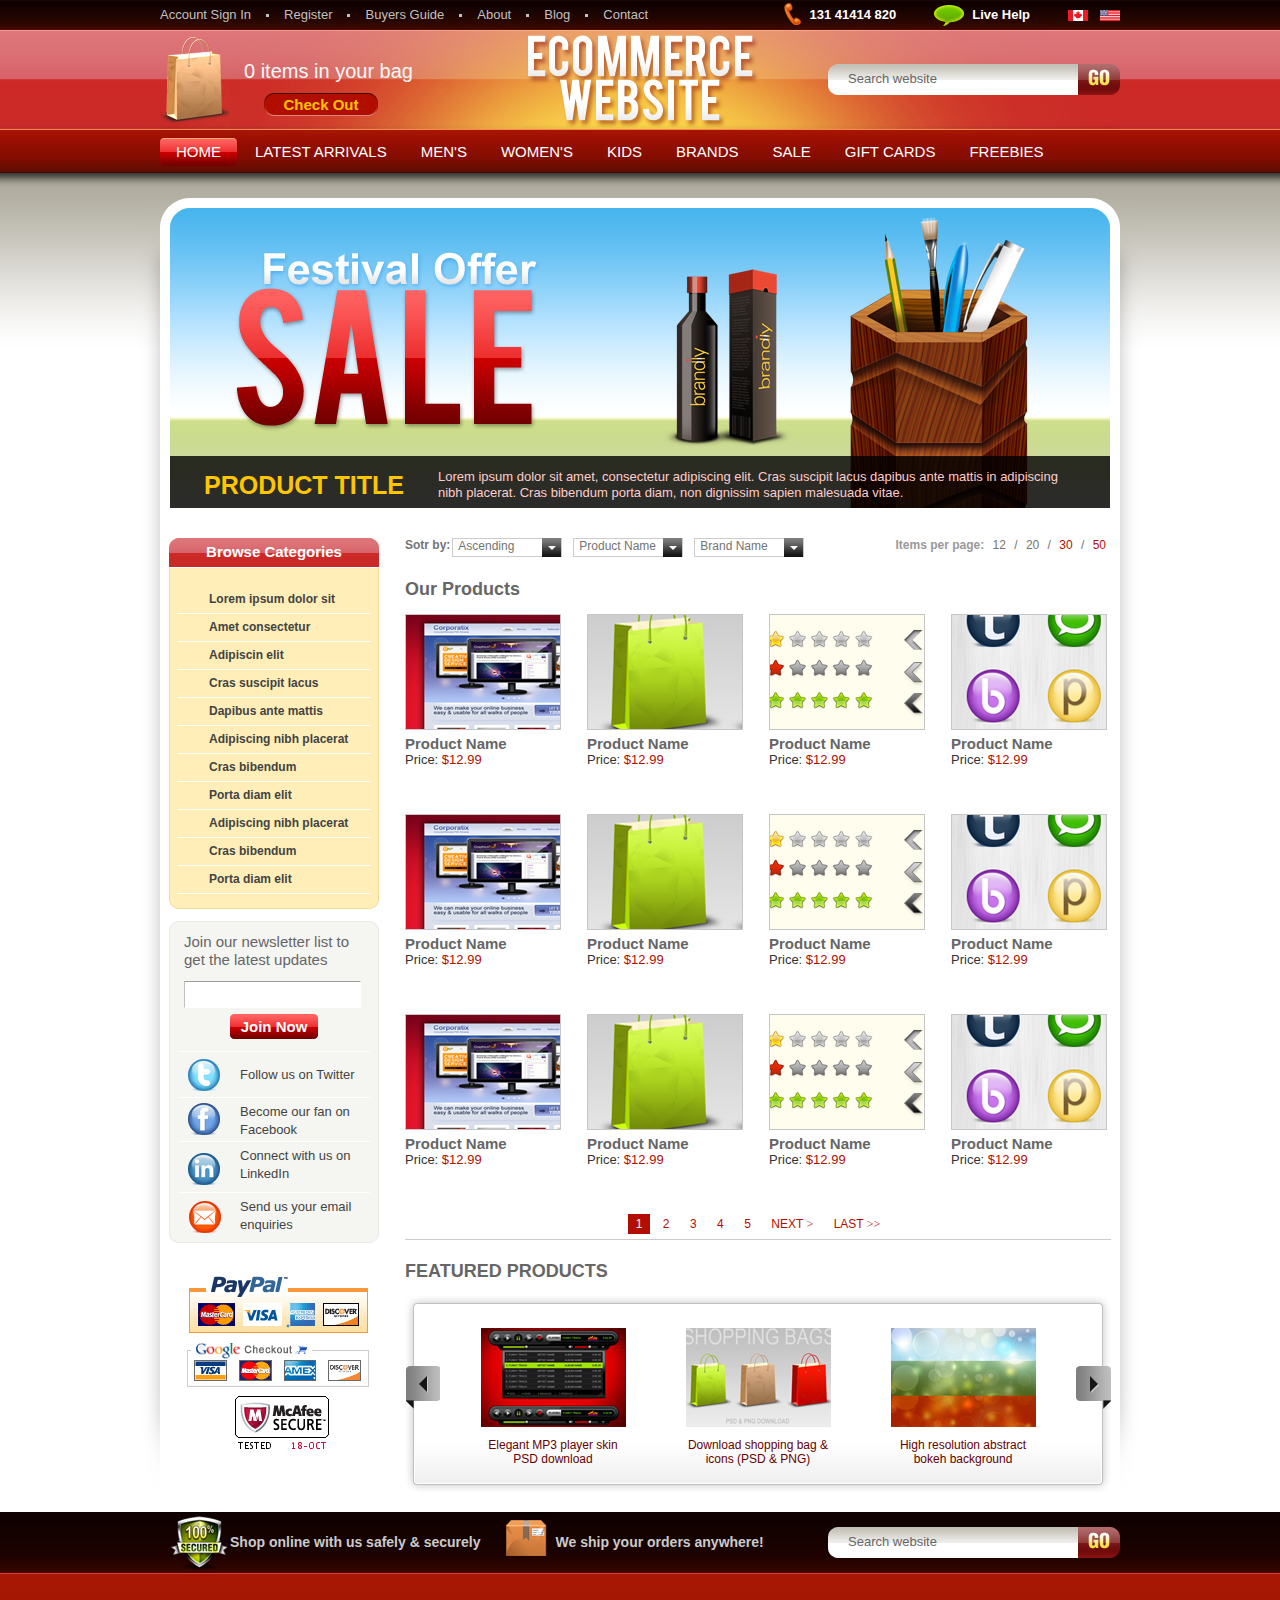
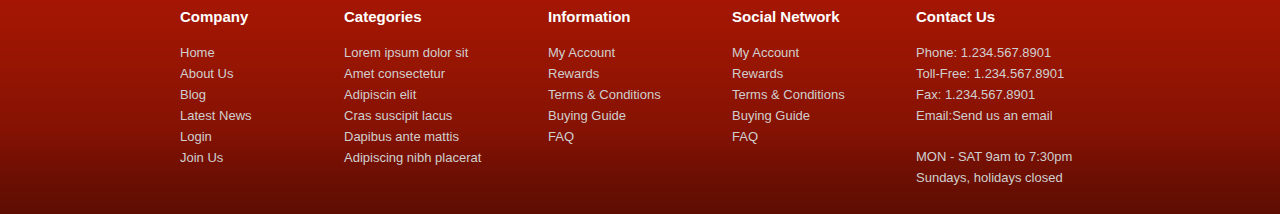
<file: ECOMMERCE/index.html>
<!DOCTYPE HTML>
<html>
<head>
<meta http-equiv="Content-Type" content="text/html; charset=utf-8">
<title>我的网站首页</title>
    <link rel="shortcut icon" href="images/Logo1.png">
<link href="style/css.css" rel="stylesheet" />
<script type="text/javascript" src="js/main.js"></script>
</head>

<body>

<div id="top">
	<ul class="top_menu">
    	<li><a href="#">Account Sign In</a></li>
    	<li><a href="#">Register</a></li>
    	<li><a href="#">Buyers Guide</a></li>
    	<li><a href="#">About</a></li>
    	<li><a href="#">Blog</a></li>
    	<li class="no_dot"><a href="#">Contact</a></li>
    </ul>
    <ul class="top_bar">
    	<li class="phone">131 41414 820</li>
        <li class="help"><a href="#">Live Help</a></li>
        <li class="space sbie6_img"><a href="#"><img src="images/top_img1.gif" alt="1" title="加拿大" /></a></li>
        <li class="sbie6_img"><a href="#"><img src="images/top_img2.gif" alt="2" title="美国" /></a></li>
    </ul>
</div>

<div id="header">
	<div id="shopping">
    	<p>0 items in your bag</p>
        <a href="#">Check Out</a>
    </div>
	<h1 title="Ecommerce WebSite"><a href="#"><img src="images/logo.png" alt="logo" /></a></h1>
    <div class="search">
    	<form action="">
        	<input id="text1" class="text" type="text" value="Search website" />
            <input class="btn" type="submit" value="" />
        </form>
    </div>
</div>

<ul id="nav">
	<li class="active"><a href="#"><strong><span>HOME</span></strong></a></li>
	<li><a href="#"><strong><span>LATEST ARRIVALS</span></strong></a></li>
	<li><a href="#"><strong><span>MEN'S</span></strong></a></li>
	<li><a href="#"><strong><span>WOMEN'S</span></strong></a></li>
	<li><a href="#"><strong><span>KIDS</span></strong></a></li>
	<li><a href="#"><strong><span>BRANDS</span></strong></a></li>
	<li><a href="#"><strong><span>SALE</span></strong></a></li>
	<li><a href="#"><strong><span>GIFT CARDS</span></strong></a></li>
	<li><a href="#"><strong><span>FREEBIES</span></strong></a></li>
</ul>

<div id="content">
	<div id="content_top">
    	<div id="content_bottom">

            <div id="ad">
            	<a href="javascript:;" class="prev"></a>
            	<a href="javascript:;" class="next"></a>
                <span class="prev_bg"></span>
                <span class="next_bg"></span>
            	<ul>
                	<li style="filter:alpha(opacity=100); opacity:1;"><a href="#a1"><img src="images/banner/1.png" alt="" /></a></li>
                	<li><a href="#a2"><img src="images/banner/2.png" alt="" /></a></li>
                	<li><a href="#a3"><img src="images/banner/3.png" alt="" /></a></li>
                </ul>
                <h2>PRODUCT TITLE</h2>
                <p>Lorem ipsum dolor sit amet, consectetur adipiscing elit. Cras suscipit lacus dapibus ante mattis in adipiscing nibh placerat. Cras bibendum porta diam, non dignissim sapien malesuada vitae.</p>
                <div class="bg"></div>
            </div>
            
            <div id="main" class="clear">
            	<div id="side">
                	<div class="module_menu">
                    	<h2><strong><span>Browse Categories</span></strong></h2>
                        <div class="list">
                        	<ul>
                            	<li><a href="#">Lorem ipsum dolor sit</a></li>
                            	<li><a href="#">Amet consectetur</a></li>
                            	<li><a href="#">Adipiscin elit</a></li>
                            	<li><a href="#">Cras suscipit lacus</a></li>
                            	<li><a href="#">Dapibus ante mattis</a></li>
                            	<li><a href="#">Adipiscing nibh placerat</a></li>
                            	<li><a href="#">Cras bibendum</a></li>
                            	<li><a href="#">Porta diam elit</a></li>
                            	<li><a href="#">Adipiscing nibh placerat</a></li>
                            	<li><a href="#">Cras bibendum</a></li>
                            	<li><a href="#">Porta diam elit</a></li>                       
                            </ul>
                        </div>
                    </div>
                    
                    <div class="module_join">
                    	<div class="module_join_t">
                        	<div class="module_join_b">
                            	
                                <div class="Join_form">
                                    <p>Join our newsletter list to get the latest updates</p>
                                    <form action="#">
                                        <input type="text" class="text" />
                                        <input type="submit" value="Join Now" class="btn" />
                                    </form>
                                </div>
                                <ul class="join_list">
                                	<li class="space1">Follow us on Twitter</li>
                                    <li class="space2">Become our fan on Facebook</li>
									<li class="space3">Connect with us on LinkedIn</li>
									<li class="space3">Send us your email enquiries</li>
                                </ul>
                                
                            </div>
                        </div>
                    </div>
                    
                    <div id="payment">
                    	<img src="images/payment.gif" alt="" />
                    </div>
                    
                </div>
                
                <div id="wrap">
                	<div id="sel1" class="sort">
                    	<dl>
                        	<dt>Sotr by:</dt>
                            <dd>
                            	<h2>Ascending</h2>
                                <a href="javascript:;"></a>
                                <ul>
                                	<li>menu1</li>
                                	<li>menu2</li>
                                	<li>menu3</li>
                                </ul>
                            </dd>
                            <dd>
                            	<h2>Product Name</h2>
                                <a href="javascript:;"></a>
                                <ul>
                                	<li>menu1</li>
                                	<li>menu2</li>
                                	<li>menu3</li>
                                </ul>
                            </dd>
                            <dd>
                            	<h2>Brand Name</h2>
                                <a href="javascript:;"></a>
                                <ul>
                                	<li>menu1</li>
                                	<li>menu2</li>
                                	<li>menu3</li>
                                </ul>
                            </dd>
                        </dl>
                        <p>
                        	<strong>Items per page:</strong>
                            <span>12</span> / <span>20</span> / <span class="color_style">30</span> / <span class="color_style">50</span>
                        </p>
                    </div>
                    
                    <div class="pic_list">
                    	<h2>Our Products</h2>
                        <ul class="clear">
                        	<li>
                            	<a href="#"><img src="images/pic_list/1.jpg" alt="" /></a>
                                <h3>Product Name</h3>
                                <p>Price: <span>$12.99</span></p>
                            </li>
                        	<li>
                            	<a href="#"><img src="images/pic_list/2.jpg" alt="" /></a>
                                <h3>Product Name</h3>
                                <p>Price: <span>$12.99</span></p>
                            </li>
                        	<li>
                            	<a href="#"><img src="images/pic_list/3.jpg" alt="" /></a>
                                <h3>Product Name</h3>
                                <p>Price: <span>$12.99</span></p>
                            </li>
                        	<li>
                            	<a href="#"><img src="images/pic_list/4.jpg" alt="" /></a>
                                <h3>Product Name</h3>
                                <p>Price: <span>$12.99</span></p>
                            </li>
                        	<li>
                            	<a href="#"><img src="images/pic_list/1.jpg" alt="" /></a>
                                <h3>Product Name</h3>
                                <p>Price: <span>$12.99</span></p>
                            </li>
                        	<li>
                            	<a href="#"><img src="images/pic_list/2.jpg" alt="" /></a>
                                <h3>Product Name</h3>
                                <p>Price: <span>$12.99</span></p>
                            </li>
                        	<li>
                            	<a href="#"><img src="images/pic_list/3.jpg" alt="" /></a>
                                <h3>Product Name</h3>
                                <p>Price: <span>$12.99</span></p>
                            </li>
                        	<li>
                            	<a href="#"><img src="images/pic_list/4.jpg" alt="" /></a>
                                <h3>Product Name</h3>
                                <p>Price: <span>$12.99</span></p>
                            </li>
                        	<li>
                            	<a href="#"><img src="images/pic_list/1.jpg" alt="" /></a>
                                <h3>Product Name</h3>
                                <p>Price: <span>$12.99</span></p>
                            </li>
                        	<li>
                            	<a href="#"><img src="images/pic_list/2.jpg" alt="" /></a>
                                <h3>Product Name</h3>
                                <p>Price: <span>$12.99</span></p>
                            </li>
                        	<li>
                            	<a href="#"><img src="images/pic_list/3.jpg" alt="" /></a>
                                <h3>Product Name</h3>
                                <p>Price: <span>$12.99</span></p>
                            </li>
                        	<li>
                            	<a href="#"><img src="images/pic_list/4.jpg" alt="" /></a>
                                <h3>Product Name</h3>
                                <p>Price: <span>$12.99</span></p>
                            </li>
                        </ul>
                    </div>
                    <div class="page">
                        <a class="active" href="#">1</a>
                        <a href="#">2</a>
                        <a href="#">3</a>
                        <a href="#">4</a>
                        <a href="#">5</a>
                        <a href="#">NEXT <span>></span></a>
                        <a href="#">LAST <span>>></span></a>
                    </div>
                    
                    <div id="scroll_list">
                    	<h2>FEATURED PRODUCTS</h2>
                        <div class="scroll_wrap">
                        	<div class="scroll_wrap_l">
                            	<div id="run1" class="scroll_wrap_r">
                                	<a class="prev" href="javascript:;"></a>
                                	<a class="next" href="javascript:;"></a>
                                    <div class="list_wrap">
                                    	<ul>
                                        	<li>
                                            	<a href="#"><img src="images/scroll_pic/1.jpg" alt="" /></a>
                                                <p>Elegant MP3 player skin PSD download</p>
                                            </li>
                                        	<li>
                                            	<a href="#"><img src="images/scroll_pic/2.jpg" alt="" /></a>
                                                <p>Download shopping bag & icons (PSD & PNG)</p>
                                            </li>
                                        	<li>
                                            	<a href="#"><img src="images/scroll_pic/3.jpg" alt="" /></a>
                                                <p>High resolution abstract bokeh background</p>
                                            </li>
                                        </ul>
                                    </div>
                                </div>
                            </div>
                        </div>
                    </div>
                </div>
            </div>
            
        </div>
    </div>
</div>

<div id="footer">
    <div id="footer_info">
        <p class="ico1">Shop online with us safely & securely</p>
        <p class="ico2">We ship your orders anywhere!</p>
        <div class="search">
            <form action="#">
                <input id="text2" class="text" type="text" value="Search website" />
                <input class="btn" type="submit" value="" />
            </form>
        </div>
    </div>
    <div id="footer_link">
    	<dl>
        	<dt>Company</dt>
            <dd><a href="#">Home</a></dd>
            <dd><a href="#">About Us</a></dd>
            <dd><a href="#">Blog</a></dd>
            <dd><a href="#">Latest News</a></dd>
            <dd><a href="#">Login</a></dd>
            <dd><a href="#">Join Us</a></dd>
        </dl>
    	<dl class="pos">
        	<dt>Categories</dt>
            <dd><a href="#">Lorem ipsum dolor sit</a></dd>
            <dd><a href="#">Amet consectetur</a></dd>
            <dd><a href="#">Adipiscin elit</a></dd>
            <dd><a href="#">Cras suscipit lacus</a></dd>
            <dd><a href="#">Dapibus ante mattis</a></dd>
            <dd><a href="#">Adipiscing nibh placerat</a></dd>
        </dl>
    	<dl>
        	<dt>Information</dt>
            <dd><a href="#">My Account</a></dd>
            <dd><a href="#">Rewards</a></dd>
            <dd><a href="#">Terms & Conditions</a></dd>
            <dd><a href="#">Buying Guide</a></dd>
            <dd><a href="#">FAQ</a></dd>
        </dl>
    	<dl>
        	<dt>Social Network</dt>
            <dd><a href="#">My Account</a></dd>
            <dd><a href="#">Rewards</a></dd>
            <dd><a href="#">Terms & Conditions</a></dd>
            <dd><a href="#">Buying Guide</a></dd>
            <dd><a href="#">FAQ</a></dd>
        </dl>
    	<dl>
        	<dt>Contact Us</dt>
            <dd><a href="#">Phone: 1.234.567.8901</a></dd>
            <dd><a href="#">Toll-Free: 1.234.567.8901</a></dd>
            <dd><a href="#">Fax: 1.234.567.8901</a></dd>
            <dd><a href="#">Email:<span>Send us an email</span></a></dd>
            <dd class="space"><a href="#">MON - SAT 9am to 7:30pm</a></dd>
            <dd><a href="#">Sundays, holidays closed</a></dd>
        </dl>
    </div>
</div>

<!--[if IE 6]>
<script src="js/DD_belatedPNG_0.0.8a.js"></script>
<script>
    DD_belatedPNG.fix('*');
</script>
<![endif]-->
</body>
</html>
</file>
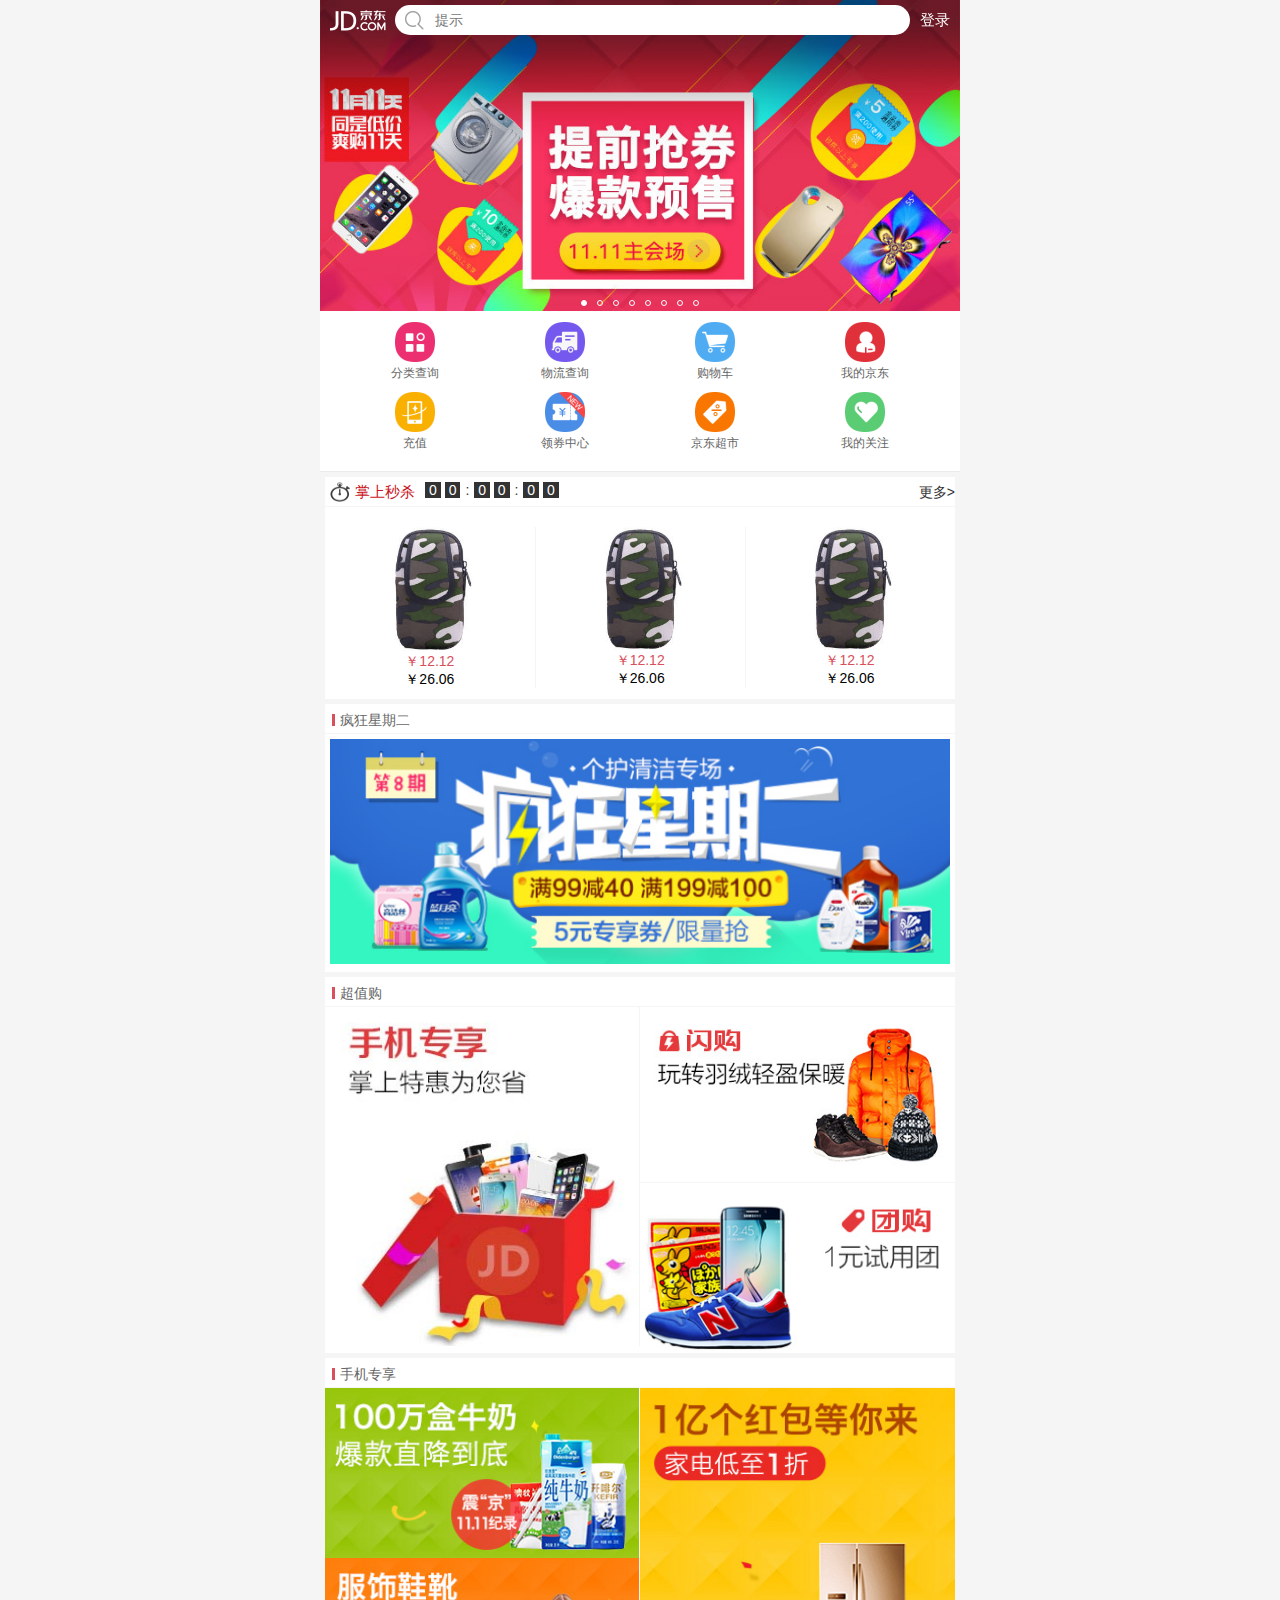
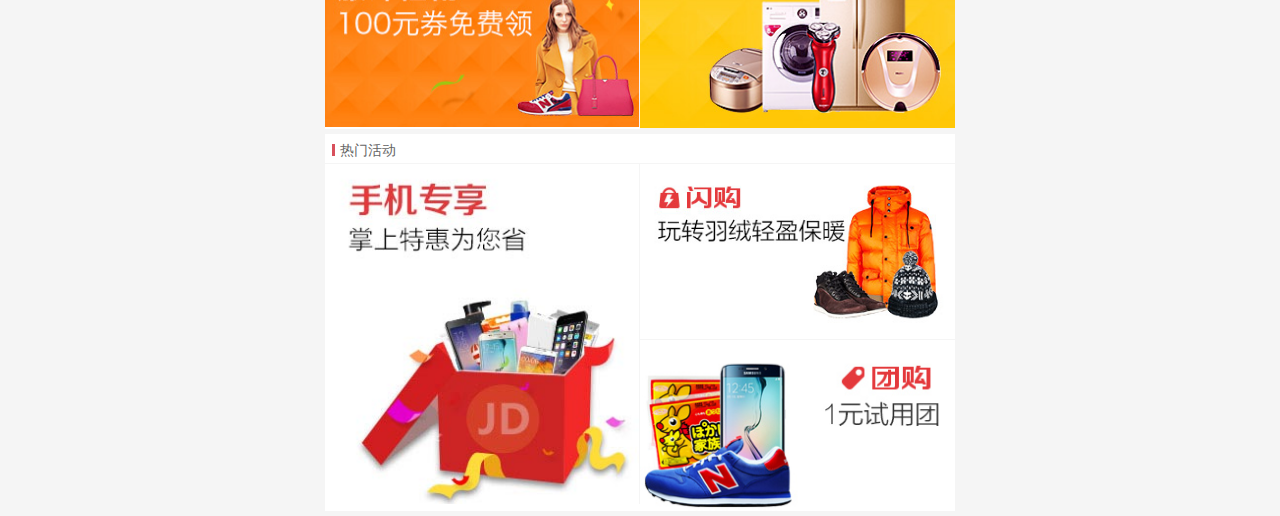
<file: JDM/index.html>
<!DOCTYPE html>
<html lang="en">
<head>
    <meta charset="UTF-8">
    <meta name="viewport" content="width=device-width, user-scalable=no, initial-scale=1.0"/>
    <title>JD京东商城--网购上京东，多快好省</title>
    <link rel="shortcut icon" href="../imgogo.png">
    <link rel="stylesheet" href="css/base.css"/>
    <link rel="stylesheet" href="css/main.css"/>
</head>
<body>
<div class="jd-layout">
    <!-- 头部区域 -->
    <header class="jd-header">
        <div class="jd-header-box">
            <a href="#" class="icon-logo"></a>
            <form action="#">
                <span class="icon-search" ></span>
                <!-- 定义能调出搜索按钮的方式 -->
                <input type="search" placeholder="提示"/>
            </form>
            <a href="#" class="login">登录</a>
        </div>
    </header>
    <!-- /头部区域 -->
    <!-- 轮播图区域 -->
    <div id="jd-banner" class="jd-banner">
        <ul class="jd-imgs" id="jd-imgs">
            <li><img src="images/l1.jpg" alt=""></li>
            <li><img src="images/l2.jpg" alt=""></li>
            <li><img src="images/l3.jpg" alt=""></li>
            <li><img src="images/l4.jpg" alt=""></li>
            <li><img src="images/l5.jpg" alt=""></li>
            <li><img src="images/l6.jpg" alt=""></li>
            <li><img src="images/l7.jpg" alt=""></li>
            <li><img src="images/l8.jpg" alt=""></li>
        </ul>
        <ul class="jd-btns" id="jd-btns">
            <li class="active"></li>
            <li></li>
            <li></li>
            <li></li>
            <li></li>
            <li></li>
            <li></li>
            <li></li>
        </ul>
    </div>
    <!-- /轮播图区域 -->
    <!-- 导航区域 -->
    <nav class="jd-nav">
        <ul>
            <li>
                <a href="catalogue.html">
                    <img src="images/nav0.png" alt="">
                    <p>分类查询</p>
                </a>
            </li>
            <li>
                <a href="#">
                    <img src="images/nav1.png" alt="">
                    <p>物流查询</p>
                </a>
            </li>
            <li>
                <a href="shopping.html">
                    <img src="images/nav2.png" alt="">
                    <p>购物车</p>
                </a>
            </li>
            <li>
                <a href="#">
                    <img src="images/nav3.png" alt="">
                    <p>我的京东</p>
                </a>
            </li>
            <li>
                <a href="#">
                    <img src="images/nav4.png" alt="">
                    <p>充值</p>
                </a>
            </li>
            <li>
                <a href="#">
                    <img src="images/nav5.png" alt="">
                    <p>领券中心</p>
                </a>
            </li>
            <li>
                <a href="#">
                    <img src="images/nav6.png" alt="">
                    <p>京东超市</p>
                </a>
            </li>
            <li>
                <a href="#">
                    <img src="images/nav7.png" alt="">
                    <p>我的关注</p>
                </a>
            </li>
        </ul>
    </nav>
    <!-- /导航区域 -->

    <!-- 商品列表区域 -->
    <main class="jd-product">
        <section class="product-box">
            <div class="product-nav">
                <img src="images/seckill-icon.png">
                <h4>掌上秒杀</h4>
                <div class="product-timer">
                    <span>0</span>
                    <span>0</span>
                    <span>:</span>
                    <span>0</span>
                    <span>0</span>
                    <span>:</span>
                    <span>0</span>
                    <span>0</span>
                </div>
                <a href="#">更多></a>
            </div>
            <div class="product-content">
                <ul>
                    <li>
                        <img src="images/seckill_1.jpg" alt="">
                        <p class="price">￥12.12</p>
                        <p>￥26.06</p>
                    </li>
                    <li>
                        <img src="images/seckill_1.jpg" alt="">
                        <p class="price">￥12.12</p>
                        <p>￥26.06</p>
                    </li>
                    <li>
                        <img src="images/seckill_1.jpg" alt="">
                        <p class="price">￥12.12</p>
                        <p>￥26.06</p>
                    </li>
                </ul>
            </div>
        </section>
        <section class="product-box">
            <div class="product-nav">
                <h3>疯狂星期二</h3>
            </div>
            <div class="product-content">
                <div class="ban-img">
                    <img src="images/banner_1.png">
                </div>
            </div>
        </section>
        <section class="product-box">
            <div class="product-nav">
                <h3>超值购</h3>
            </div>
            <div class="product-content">
                <div class="product-left">
                    <img src="images/cp1.jpg" alt="">
                </div>
                <div class="product-right">
                    <img src="images/cp2.jpg" alt="">
                    <img src="images/cp3.jpg" alt="">
                </div>
            </div>
        </section>
        <section class="product-box">
            <div class="product-nav">
                <h3>手机专享</h3>
            </div>
            <div class="product-content">
                <div class="product-left">
                    <img src="images/cp5.jpg" alt="">
                    <img src="images/cp6.jpg" alt="">
                </div>
                <div class="product-right">
                    <img src="images/cp4.jpg" alt="">
                </div>
            </div>
        </section>
        <section class="product-box">
            <div class="product-nav">
                <h3>热门活动</h3>
            </div>
            <div class="product-content">
                <div class="product-left">
                    <img src="images/cp1.jpg" alt="">
                </div>
                <div class="product-right">
                    <img src="images/cp2.jpg" alt="">
                    <img src="images/cp3.jpg" alt="">
                </div>
            </div>
        </section>
    </main>
    <!-- /商品列表区域 -->
</div>
<script src="js/move.js"></script>
<script src="js/main.js"></script>
</body>
</html>
</file>
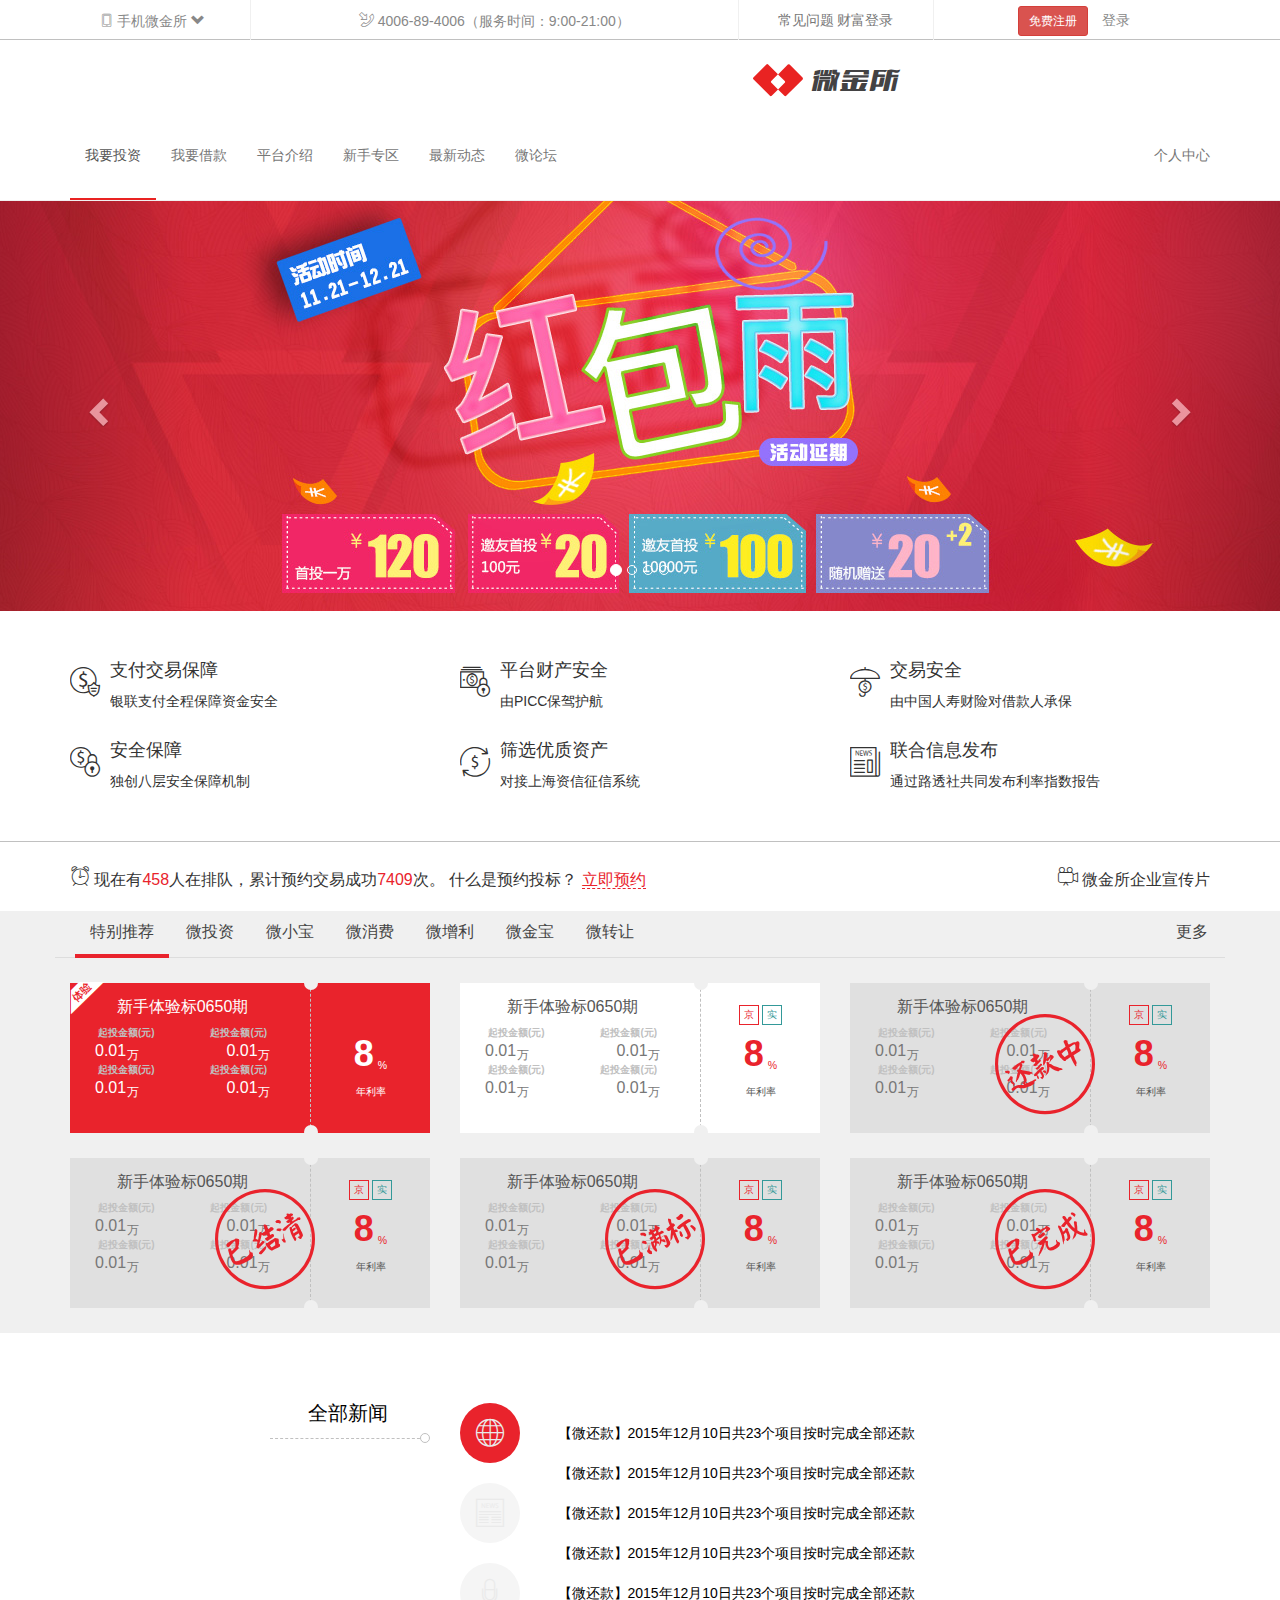
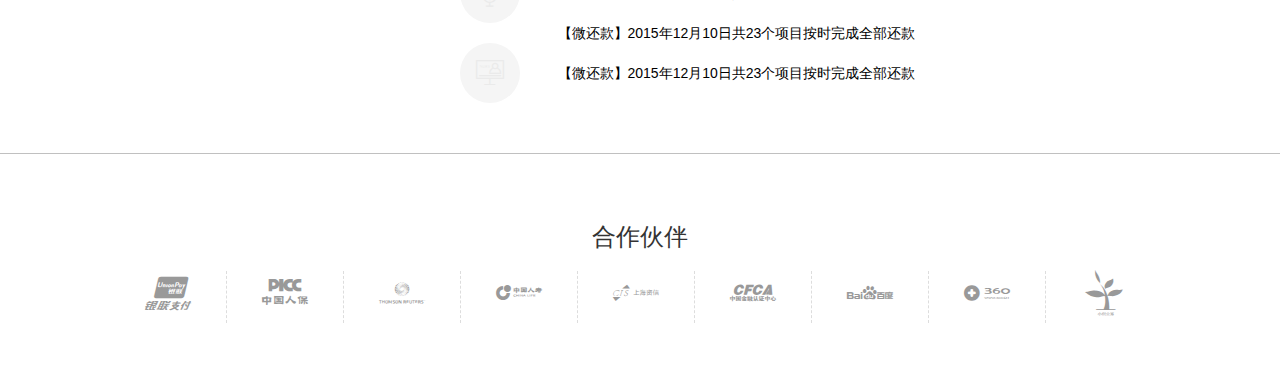
<file: weijinsuo/index.html>
<!DOCTYPE html>
<html lang="en">
<head>
    <meta charset="UTF-8">
    <meta name="viewport" content="width=device-width, user-scalable=no, initial-scale=1.0, maximum-scale=1.0, minimum-scale=1.0"/>
    <link rel="shortcut icon" href="../imgogo.png">
    <link rel="stylesheet" href="lib/bootstrap/css/bootstrap.css"/>
    <link rel="stylesheet" href="css/main.css"/>
    <title>微金所--领先的互联网金融平台</title>
</head>
<body>
<!--头部区域-->
<header id="header">
    <!--<div class="topbar hidden-sm hidden-xs">    两种方式都可以-->
    <div class="topbar visible-lg visible-md">
        <div class="container">
            <div class="row">
                <div class="col-md-2 text-center">
                    <a href="#" class="mobile">
                        <i class="icon-mobilephone"></i>
                        <span>手机微金所</span>
                        <i class="glyphicon glyphicon-chevron-down"></i>
                        <img src="images/c_06.jpg" alt="扫一扫">
                    </a>
                </div>
                <div class="col-md-5 text-center">
                    <i class="icon-telephone"></i>
                    <span>4006-89-4006（服务时间：9:00-21:00）</span>
                </div>
                <div class="col-md-2 text-center">
                    <a href="#" class="text-muted">常见问题</a>
                    <a href="#" class="text-muted">财富登录</a>
                </div>
                <div class="col-md-3 text-center">
                    <a href="#" class="btn btn-danger btn-sm">免费注册</a>
                    <a href="#" class="text-muted btn-link btn-sm den" data-toggle="modal" data-target="#login-main">登录</a>
                </div>
            </div>
        </div>
    </div>
    <nav class="navbar navbar-itcast navbar-static-top" data-spy="affix" data-offset-top="60" data-offset-bottom="200">
        <div class="container">
            <div class="navbar-header">
                <button type="button" class="navbar-toggle collapsed" data-toggle="collapse" data-target="#nav-list" aria-expanded="false">
                    <span class="sr-only">切换菜单</span>
                    <span class="icon-bar"></span>
                    <span class="icon-bar"></span>
                    <span class="icon-bar"></span>
                </button>
                <a class="navbar-brand" href="#">
                    <i class="icon-icon"></i>
                    <i class="icon-logo"></i>
                </a>
            </div>
            <div class="collapse navbar-collapse" id="nav-list">
                <ul class="nav navbar-nav">
                    <li class="active"><a href="#">我要投资</a></li>
                    <li><a href="#">我要借款</a></li>
                    <li><a href="#">平台介绍</a></li>
                    <li><a href="#">新手专区</a></li>
                    <li><a href="#">最新动态</a></li>
                    <li><a href="#">微论坛</a></li>
                </ul>
                <ul class="nav navbar-nav navbar-right hidden-sm">
                    <li><a href="#">个人中心</a></li>
                </ul>
            </div>
        </div>
    </nav>
</header>
<!--/头部区域-->

<!--广告区域-->
<section id="md-main" class="carousel slide" data-ride="carousel">
        <!-- 下面的小点点，活动指示器（Indicators） -->
        <ol class="carousel-indicators">
            <li data-target="#md-main" data-slide-to="0" class="active"></li>
            <li data-target="#md-main" data-slide-to="1"></li>
            <li data-target="#md-main" data-slide-to="2"></li>
            <li data-target="#md-main" data-slide-to="3"></li>
        </ol>

        <!-- （轮播图）Wrapper for slides -->
        <div class="carousel-inner" role="listbox">
            <div class="item active" data-image-lg="images/slide_01_2000x410.jpg" data-image-xs="images/slide_01_640x340.jpg" style="background-image: url('images/slide_01_2000x410.jpg')"></div>
            <div class="item" data-image-lg="images/slide_02_2000x410.jpg" data-image-xs="images/slide_02_640x340.jpg" style="background-image: url('images/slide_02_2000x410.jpg')"></div>
            <div class="item" data-image-lg="images/slide_03_2000x410.jpg" data-image-xs="images/slide_03_640x340.jpg" style="background-image: url('images/slide_03_2000x410.jpg')"></div>
            <div class="item" data-image-lg="images/slide_04_2000x410.jpg" data-image-xs="images/slide_04_640x340.jpg" style="background-image: url('images/slide_04_2000x410.jpg')"></div>
        </div>

        <!-- （控制，左右按钮）Controls -->
        <a class="left carousel-control" href="#md-main" role="button" data-slide="prev">
            <span class="glyphicon glyphicon-chevron-left" aria-hidden="true"></span>
            <span class="sr-only">Previous</span>
        </a>
        <a class="right carousel-control" href="#md-main" role="button" data-slide="next">
            <span class="glyphicon glyphicon-chevron-right" aria-hidden="true"></span>
            <span class="sr-only">Next</span>
        </a>
</section>
<!--/广告区域-->

<!--特色介绍-->
<section id="test" class="hidden-xs">
    <div class="container">
        <div class="row">
            <div class="col-sm-6 col-md-4">
                <a href="#">
                    <div class="media">
                        <div class="media-left">
                            <i class="icon-uniE907"></i>
                        </div>
                        <div class="media-body">
                            <h4 class="media">支付交易保障</h4>
                            <p>银联支付全程保障资金安全</p>
                        </div>
                    </div>
                </a>
            </div>
            <div class="col-sm-6 col-md-4">
                <a href="#">
                    <div class="media">
                        <div class="media-left">
                            <i class="icon-uniE903"></i>
                        </div>
                        <div class="media-body">
                            <h4 class="media">平台财产安全</h4>
                            <p>由PICC保驾护航</p>
                        </div>
                    </div>
                </a>
            </div>
            <div class="col-sm-6 col-md-4">
                <a href="#">
                    <div class="media">
                        <div class="media-left">
                            <i class="icon-uniE901"></i>
                        </div>
                        <div class="media-body">
                            <h4 class="media">交易安全</h4>
                            <p>由中国人寿财险对借款人承保</p>
                        </div>
                    </div>
                </a>
            </div>
            <div class="col-sm-6 col-md-4">
                <a href="#">
                    <div class="media">
                        <div class="media-left">
                            <i class="icon-uniE900"></i>
                        </div>
                        <div class="media-body">
                            <h4 class="media">安全保障</h4>
                            <p>独创八层安全保障机制</p>
                        </div>
                    </div>
                </a>
            </div>
            <div class="col-sm-6 col-md-4">
                <a href="#">
                    <div class="media">
                        <div class="media-left">
                            <i class="icon-uniE904"></i>
                        </div>
                        <div class="media-body">
                            <h4 class="media">筛选优质资产</h4>
                            <p>对接上海资信征信系统</p>
                        </div>
                    </div>
                </a>
            </div>
            <div class="col-sm-6 col-md-4">
                <a href="#">
                    <div class="media">
                        <div class="media-left">
                            <i class="icon-uniE902"></i>
                        </div>
                        <div class="media-body">
                            <h4 class="media">联合信息发布</h4>
                            <p>通过路透社共同发布利率指数报告</p>
                        </div>
                    </div>
                </a>
            </div>
        </div>
    </div>
</section>
<!--/特色介绍-->

<!--立即预约-->
<section id="make">
    <div class="container">
        <p class="pull-left">
            <i class="icon-uniE906"></i>
            现在有<span>458</span>人在排队，累计预约交易成功<span>7409</span>次。 什么是预约投标？ <a href="#">立即预约</a>
        </p>
        <p class="pull-right visible-lg visible-md">
            <i class="icon-uniE905"></i>
            微金所企业宣传片
        </p>
    </div>
</section>
<!--/立即预约-->

<!--产品推荐-->
<section id="product-min">
    <div class="container">
        <div class="row">
        <!-- Nav tabs -->
            <div class="ul-main">
                <ul class="nav nav-tabs" role="tablist">
                    <li role="presentation" class="active"><a href="#home" aria-controls="home" role="tab" data-toggle="tab">特别推荐</a></li>
                    <li role="presentation"><a href="#profile" aria-controls="profile" role="tab" data-toggle="tab">微投资</a></li>
                    <li role="presentation"><a href="#messages" aria-controls="messages" role="tab" data-toggle="tab">微小宝</a></li>
                    <li role="presentation"><a href="#settings" aria-controls="settings" role="tab" data-toggle="tab">微消费</a></li>
                    <li role="presentation"><a href="#settings" aria-controls="settings" role="tab" data-toggle="tab">微增利</a></li>
                    <li role="presentation"><a href="#settings" aria-controls="settings" role="tab" data-toggle="tab">微金宝</a></li>
                    <li role="presentation"><a href="#settings" aria-controls="settings" role="tab" data-toggle="tab">微转让</a></li>
                    <li class="pull-right hidden-sm hidden-xs"><a href="#">更多</a></li>
                </ul>
            </div>
        <!-- Tab panes -->
            <div class="tab-content tabpanel-main">
                <div role="tabpanel" class="tab-pane fade in active" id="home">
                <div class="col-lg-4 col-md-6 col-sm-12">
                    <div class="panel-product active">
                        <div class="panel-heading">
                            <p>
                                <strong>8</strong>
                                <sub>%</sub><br>
                                <span>年利率</span>
                            </p>
                        </div>
                        <div class="panel-body">
                            <h5>新手体验标0650期</h5>
                            <div class="row">
                                <div class="col-xs-6">
                                    <dt>起投金额(元)</dt>
                                    <dd>
                                        0.01
                                        <sub>万</sub>
                                    </dd>
                                </div>
                                <div class="col-xs-6">
                                    <dt>起投金额(元)</dt>
                                    <dd>
                                        0.01
                                        <sub>万</sub>
                                    </dd>
                                </div>
                                <div class="col-xs-6">
                                    <dt>起投金额(元)</dt>
                                    <dd>
                                        0.01
                                        <sub>万</sub>
                                    </dd>
                                </div>
                                <div class="col-xs-6">
                                    <dt>起投金额(元)</dt>
                                    <dd>
                                        0.01
                                        <sub>万</sub>
                                    </dd>
                                </div>
                            </div>
                        </div>
                    </div>
                </div>
                <div class="col-lg-4 col-md-6 col-sm-12">
                    <div class="panel-product">
                        <div class="panel-heading">
                            <p class="tool-main">
                                <a class="tooltip-one" href="#" data-toggle="tooltip" data-placement="top" title="北京市">京</a>
                                <a class="tooltip-two" href="#" data-toggle="tooltip" data-placement="top" title="实名认证">实</a>
                            </p>
                            <p>
                                <strong>8</strong>
                                <sub>%</sub><br>
                                <span>年利率</span>
                            </p>
                        </div>
                        <div class="panel-body">
                            <h5>新手体验标0650期</h5>
                            <div class="row">
                                <div class="col-xs-6">
                                    <dt>起投金额(元)</dt>
                                    <dd>
                                        0.01
                                        <sub>万</sub>
                                    </dd>
                                </div>
                                <div class="col-xs-6">
                                    <dt>起投金额(元)</dt>
                                    <dd>
                                        0.01
                                        <sub>万</sub>
                                    </dd>
                                </div>
                                <div class="col-xs-6">
                                    <dt>起投金额(元)</dt>
                                    <dd>
                                        0.01
                                        <sub>万</sub>
                                    </dd>
                                </div>
                                <div class="col-xs-6">
                                    <dt>起投金额(元)</dt>
                                    <dd>
                                        0.01
                                        <sub>万</sub>
                                    </dd>
                                </div>
                            </div>
                        </div>
                    </div>
                </div>
                <div class="col-lg-4 col-md-6 col-sm-12">
                    <div class="panel-product state-1">
                        <div class="panel-heading">
                            <p class="tool-main">
                                <a class="tooltip-one" href="#" data-toggle="tooltip" data-placement="top" title="北京市">京</a>
                                <a class="tooltip-two" href="#" data-toggle="tooltip" data-placement="top" title="实名认证">实</a>
                            </p>
                            <p>
                                <strong>8</strong>
                                <sub>%</sub><br>
                                <span>年利率</span>
                            </p>
                        </div>
                        <div class="panel-body">
                            <h5>新手体验标0650期</h5>
                            <div class="row">
                                <div class="col-xs-6">
                                    <dt>起投金额(元)</dt>
                                    <dd>
                                        0.01
                                        <sub>万</sub>
                                    </dd>
                                </div>
                                <div class="col-xs-6">
                                    <dt>起投金额(元)</dt>
                                    <dd>
                                        0.01
                                        <sub>万</sub>
                                    </dd>
                                </div>
                                <div class="col-xs-6">
                                    <dt>起投金额(元)</dt>
                                    <dd>
                                        0.01
                                        <sub>万</sub>
                                    </dd>
                                </div>
                                <div class="col-xs-6">
                                    <dt>起投金额(元)</dt>
                                    <dd>
                                        0.01
                                        <sub>万</sub>
                                    </dd>
                                </div>
                            </div>
                        </div>
                    </div>
                </div>
                <div class="col-lg-4 col-md-6 col-sm-12">
                    <div class="panel-product state-2">
                        <div class="panel-heading">
                            <p class="tool-main">
                                <a class="tooltip-one" href="#" data-toggle="tooltip" data-placement="top" title="北京市">京</a>
                                <a class="tooltip-two" href="#" data-toggle="tooltip" data-placement="top" title="实名认证">实</a>
                            </p>
                            <p>
                                <strong>8</strong>
                                <sub>%</sub><br>
                                <span>年利率</span>
                            </p>
                        </div>
                        <div class="panel-body">
                            <h5>新手体验标0650期</h5>
                            <div class="row">
                                <div class="col-xs-6">
                                    <dt>起投金额(元)</dt>
                                    <dd>
                                        0.01
                                        <sub>万</sub>
                                    </dd>
                                </div>
                                <div class="col-xs-6">
                                    <dt>起投金额(元)</dt>
                                    <dd>
                                        0.01
                                        <sub>万</sub>
                                    </dd>
                                </div>
                                <div class="col-xs-6">
                                    <dt>起投金额(元)</dt>
                                    <dd>
                                        0.01
                                        <sub>万</sub>
                                    </dd>
                                </div>
                                <div class="col-xs-6">
                                    <dt>起投金额(元)</dt>
                                    <dd>
                                        0.01
                                        <sub>万</sub>
                                    </dd>
                                </div>
                            </div>
                        </div>
                    </div>
                </div>
                <div class="col-lg-4 col-md-6 col-sm-12">
                    <div class="panel-product state-3">
                        <div class="panel-heading">
                            <p class="tool-main">
                                <a class="tooltip-one" href="#" data-toggle="tooltip" data-placement="top" title="北京市">京</a>
                                <a class="tooltip-two" href="#" data-toggle="tooltip" data-placement="top" title="实名认证">实</a>
                            </p>
                            <p>
                                <strong>8</strong>
                                <sub>%</sub><br>
                                <span>年利率</span>
                            </p>
                        </div>
                        <div class="panel-body">
                            <h5>新手体验标0650期</h5>
                            <div class="row">
                                <div class="col-xs-6">
                                    <dt>起投金额(元)</dt>
                                    <dd>
                                        0.01
                                        <sub>万</sub>
                                    </dd>
                                </div>
                                <div class="col-xs-6">
                                    <dt>起投金额(元)</dt>
                                    <dd>
                                        0.01
                                        <sub>万</sub>
                                    </dd>
                                </div>
                                <div class="col-xs-6">
                                    <dt>起投金额(元)</dt>
                                    <dd>
                                        0.01
                                        <sub>万</sub>
                                    </dd>
                                </div>
                                <div class="col-xs-6">
                                    <dt>起投金额(元)</dt>
                                    <dd>
                                        0.01
                                        <sub>万</sub>
                                    </dd>
                                </div>
                            </div>
                        </div>
                    </div>
                </div>
                <div class="col-lg-4 col-md-6 col-sm-12">
                    <div class="panel-product state-4">
                        <div class="panel-heading">
                            <p class="tool-main">
                                <a class="tooltip-one" href="#" data-toggle="tooltip" data-placement="top" title="北京市">京</a>
                                <a class="tooltip-two" href="#" data-toggle="tooltip" data-placement="top" title="实名认证">实</a>
                            </p>
                            <p>
                                <strong>8</strong>
                                <sub>%</sub><br>
                                <span>年利率</span>
                            </p>
                        </div>
                        <div class="panel-body">
                            <h5>新手体验标0650期</h5>
                            <div class="row">
                                <div class="col-xs-6">
                                    <dt>起投金额(元)</dt>
                                    <dd>
                                        0.01
                                        <sub>万</sub>
                                    </dd>
                                </div>
                                <div class="col-xs-6">
                                    <dt>起投金额(元)</dt>
                                    <dd>
                                        0.01
                                        <sub>万</sub>
                                    </dd>
                                </div>
                                <div class="col-xs-6">
                                    <dt>起投金额(元)</dt>
                                    <dd>
                                        0.01
                                        <sub>万</sub>
                                    </dd>
                                </div>
                                <div class="col-xs-6">
                                    <dt>起投金额(元)</dt>
                                    <dd>
                                        0.01
                                        <sub>万</sub>
                                    </dd>
                                </div>
                            </div>
                        </div>
                    </div>
                </div>
            </div>
                <div role="tabpanel" class="tab-pane fade" id="profile">
                    <div class="col-lg-4 col-md-6 col-sm-12">
                        <div class="panel-product active">
                            <div class="panel-heading">
                                <p class="tool-main">
                                    <a class="tooltip-one" href="#" data-toggle="tooltip" data-placement="top" title="北京市">京</a>
                                    <a class="tooltip-two" href="#" data-toggle="tooltip" data-placement="top" title="实名认证">实</a>
                                </p>
                                <p>
                                    <strong>8</strong>
                                    <sub>%</sub><br>
                                    <span>年利率</span>
                                </p>
                            </div>
                            <div class="panel-body">
                                <h5>新手体验标0650期</h5>
                                <div class="row">
                                    <div class="col-xs-6">
                                        <dt>起投金额(元)</dt>
                                        <dd>
                                            0.01
                                            <sub>万</sub>
                                        </dd>
                                    </div>
                                    <div class="col-xs-6">
                                        <dt>起投金额(元)</dt>
                                        <dd>
                                            0.01
                                            <sub>万</sub>
                                        </dd>
                                    </div>
                                    <div class="col-xs-6">
                                        <dt>起投金额(元)</dt>
                                        <dd>
                                            0.01
                                            <sub>万</sub>
                                        </dd>
                                    </div>
                                    <div class="col-xs-6">
                                        <dt>起投金额(元)</dt>
                                        <dd>
                                            0.01
                                            <sub>万</sub>
                                        </dd>
                                    </div>
                                </div>
                            </div>
                        </div>
                    </div>
                    <div class="col-lg-4 col-md-6 col-sm-12">
                        <div class="panel-product active">
                            <div class="panel-heading">
                                <p class="tool-main">
                                    <a class="tooltip-one" href="#" data-toggle="tooltip" data-placement="top" title="北京市">京</a>
                                    <a class="tooltip-two" href="#" data-toggle="tooltip" data-placement="top" title="实名认证">实</a>
                                </p>
                                <p>
                                    <strong>8</strong>
                                    <sub>%</sub><br>
                                    <span>年利率</span>
                                </p>
                            </div>
                            <div class="panel-body">
                                <h5>新手体验标0650期</h5>
                                <div class="row">
                                    <div class="col-xs-6">
                                        <dt>起投金额(元)</dt>
                                        <dd>
                                            0.01
                                            <sub>万</sub>
                                        </dd>
                                    </div>
                                    <div class="col-xs-6">
                                        <dt>起投金额(元)</dt>
                                        <dd>
                                            0.01
                                            <sub>万</sub>
                                        </dd>
                                    </div>
                                    <div class="col-xs-6">
                                        <dt>起投金额(元)</dt>
                                        <dd>
                                            0.01
                                            <sub>万</sub>
                                        </dd>
                                    </div>
                                    <div class="col-xs-6">
                                        <dt>起投金额(元)</dt>
                                        <dd>
                                            0.01
                                            <sub>万</sub>
                                        </dd>
                                    </div>
                                </div>
                            </div>
                        </div>
                    </div>
                    <div class="col-lg-4 col-md-6 col-sm-12">
                        <div class="panel-product active">
                            <div class="panel-heading">
                                <p class="tool-main">
                                    <a class="tooltip-one" href="#" data-toggle="tooltip" data-placement="top" title="北京市">京</a>
                                    <a class="tooltip-two" href="#" data-toggle="tooltip" data-placement="top" title="实名认证">实</a>
                                </p>
                                <p>
                                    <strong>8</strong>
                                    <sub>%</sub><br>
                                    <span>年利率</span>
                                </p>
                            </div>
                            <div class="panel-body">
                                <h5>新手体验标0650期</h5>
                                <div class="row">
                                    <div class="col-xs-6">
                                        <dt>起投金额(元)</dt>
                                        <dd>
                                            0.01
                                            <sub>万</sub>
                                        </dd>
                                    </div>
                                    <div class="col-xs-6">
                                        <dt>起投金额(元)</dt>
                                        <dd>
                                            0.01
                                            <sub>万</sub>
                                        </dd>
                                    </div>
                                    <div class="col-xs-6">
                                        <dt>起投金额(元)</dt>
                                        <dd>
                                            0.01
                                            <sub>万</sub>
                                        </dd>
                                    </div>
                                    <div class="col-xs-6">
                                        <dt>起投金额(元)</dt>
                                        <dd>
                                            0.01
                                            <sub>万</sub>
                                        </dd>
                                    </div>
                                </div>
                            </div>
                        </div>
                    </div>
                    <div class="col-lg-4 col-md-6 col-sm-12">
                        <div class="panel-product active">
                            <div class="panel-heading">
                                <p class="tool-main">
                                    <a class="tooltip-one" href="#" data-toggle="tooltip" data-placement="top" title="北京市">京</a>
                                    <a class="tooltip-two" href="#" data-toggle="tooltip" data-placement="top" title="实名认证">实</a>
                                </p>
                                <p>
                                    <strong>8</strong>
                                    <sub>%</sub><br>
                                    <span>年利率</span>
                                </p>
                            </div>
                            <div class="panel-body">
                                <h5>新手体验标0650期</h5>
                                <div class="row">
                                    <div class="col-xs-6">
                                        <dt>起投金额(元)</dt>
                                        <dd>
                                            0.01
                                            <sub>万</sub>
                                        </dd>
                                    </div>
                                    <div class="col-xs-6">
                                        <dt>起投金额(元)</dt>
                                        <dd>
                                            0.01
                                            <sub>万</sub>
                                        </dd>
                                    </div>
                                    <div class="col-xs-6">
                                        <dt>起投金额(元)</dt>
                                        <dd>
                                            0.01
                                            <sub>万</sub>
                                        </dd>
                                    </div>
                                    <div class="col-xs-6">
                                        <dt>起投金额(元)</dt>
                                        <dd>
                                            0.01
                                            <sub>万</sub>
                                        </dd>
                                    </div>
                                </div>
                            </div>
                        </div>
                    </div>
                    <div class="col-lg-4 col-md-6 col-sm-12">
                        <div class="panel-product active">
                            <div class="panel-heading">
                                <p class="tool-main">
                                    <a class="tooltip-one" href="#" data-toggle="tooltip" data-placement="top" title="北京市">京</a>
                                    <a class="tooltip-two" href="#" data-toggle="tooltip" data-placement="top" title="实名认证">实</a>
                                </p>
                                <p>
                                    <strong>8</strong>
                                    <sub>%</sub><br>
                                    <span>年利率</span>
                                </p>
                            </div>
                            <div class="panel-body">
                                <h5>新手体验标0650期</h5>
                                <div class="row">
                                    <div class="col-xs-6">
                                        <dt>起投金额(元)</dt>
                                        <dd>
                                            0.01
                                            <sub>万</sub>
                                        </dd>
                                    </div>
                                    <div class="col-xs-6">
                                        <dt>起投金额(元)</dt>
                                        <dd>
                                            0.01
                                            <sub>万</sub>
                                        </dd>
                                    </div>
                                    <div class="col-xs-6">
                                        <dt>起投金额(元)</dt>
                                        <dd>
                                            0.01
                                            <sub>万</sub>
                                        </dd>
                                    </div>
                                    <div class="col-xs-6">
                                        <dt>起投金额(元)</dt>
                                        <dd>
                                            0.01
                                            <sub>万</sub>
                                        </dd>
                                    </div>
                                </div>
                            </div>
                        </div>
                    </div>
                </div>
                <div role="tabpanel" class="tab-pane fade" id="messages">
                    <div class="col-lg-4 col-md-6 col-sm-12">
                        <div class="panel-product active">
                            <div class="panel-heading">
                                <p class="tool-main">
                                    <a class="tooltip-one" href="#" data-toggle="tooltip" data-placement="top" title="北京市">京</a>
                                    <a class="tooltip-two" href="#" data-toggle="tooltip" data-placement="top" title="实名认证">实</a>
                                </p>
                                <p>
                                    <strong>8</strong>
                                    <sub>%</sub><br>
                                    <span>年利率</span>
                                </p>
                            </div>
                            <div class="panel-body">
                                <h5>新手体验标0650期</h5>
                                <div class="row">
                                    <div class="col-xs-6">
                                        <dt>起投金额(元)</dt>
                                        <dd>
                                            0.01
                                            <sub>万</sub>
                                        </dd>
                                    </div>
                                    <div class="col-xs-6">
                                        <dt>起投金额(元)</dt>
                                        <dd>
                                            0.01
                                            <sub>万</sub>
                                        </dd>
                                    </div>
                                    <div class="col-xs-6">
                                        <dt>起投金额(元)</dt>
                                        <dd>
                                            0.01
                                            <sub>万</sub>
                                        </dd>
                                    </div>
                                    <div class="col-xs-6">
                                        <dt>起投金额(元)</dt>
                                        <dd>
                                            0.01
                                            <sub>万</sub>
                                        </dd>
                                    </div>
                                </div>
                            </div>
                        </div>
                    </div>
                    <div class="col-lg-4 col-md-6 col-sm-12">
                        <div class="panel-product active">
                            <div class="panel-heading">
                                <p class="tool-main">
                                    <a class="tooltip-one" href="#" data-toggle="tooltip" data-placement="top" title="北京市">京</a>
                                    <a class="tooltip-two" href="#" data-toggle="tooltip" data-placement="top" title="实名认证">实</a>
                                </p>
                                <p>
                                    <strong>8</strong>
                                    <sub>%</sub><br>
                                    <span>年利率</span>
                                </p>
                            </div>
                            <div class="panel-body">
                                <h5>新手体验标0650期</h5>
                                <div class="row">
                                    <div class="col-xs-6">
                                        <dt>起投金额(元)</dt>
                                        <dd>
                                            0.01
                                            <sub>万</sub>
                                        </dd>
                                    </div>
                                    <div class="col-xs-6">
                                        <dt>起投金额(元)</dt>
                                        <dd>
                                            0.01
                                            <sub>万</sub>
                                        </dd>
                                    </div>
                                    <div class="col-xs-6">
                                        <dt>起投金额(元)</dt>
                                        <dd>
                                            0.01
                                            <sub>万</sub>
                                        </dd>
                                    </div>
                                    <div class="col-xs-6">
                                        <dt>起投金额(元)</dt>
                                        <dd>
                                            0.01
                                            <sub>万</sub>
                                        </dd>
                                    </div>
                                </div>
                            </div>
                        </div>
                    </div>
                    <div class="col-lg-4 col-md-6 col-sm-12">
                        <div class="panel-product active">
                            <div class="panel-heading">
                                <p class="tool-main">
                                    <a class="tooltip-one" href="#" data-toggle="tooltip" data-placement="top" title="北京市">京</a>
                                    <a class="tooltip-two" href="#" data-toggle="tooltip" data-placement="top" title="实名认证">实</a>
                                </p>
                                <p>
                                    <strong>8</strong>
                                    <sub>%</sub><br>
                                    <span>年利率</span>
                                </p>
                            </div>
                            <div class="panel-body">
                                <h5>新手体验标0650期</h5>
                                <div class="row">
                                    <div class="col-xs-6">
                                        <dt>起投金额(元)</dt>
                                        <dd>
                                            0.01
                                            <sub>万</sub>
                                        </dd>
                                    </div>
                                    <div class="col-xs-6">
                                        <dt>起投金额(元)</dt>
                                        <dd>
                                            0.01
                                            <sub>万</sub>
                                        </dd>
                                    </div>
                                    <div class="col-xs-6">
                                        <dt>起投金额(元)</dt>
                                        <dd>
                                            0.01
                                            <sub>万</sub>
                                        </dd>
                                    </div>
                                    <div class="col-xs-6">
                                        <dt>起投金额(元)</dt>
                                        <dd>
                                            0.01
                                            <sub>万</sub>
                                        </dd>
                                    </div>
                                </div>
                            </div>
                        </div>
                    </div>
                    <div class="col-lg-4 col-md-6 col-sm-12">
                        <div class="panel-product active">
                            <div class="panel-heading">
                                <p class="tool-main">
                                    <a class="tooltip-one" href="#" data-toggle="tooltip" data-placement="top" title="北京市">京</a>
                                    <a class="tooltip-two" href="#" data-toggle="tooltip" data-placement="top" title="实名认证">实</a>
                                </p>
                                <p>
                                    <strong>8</strong>
                                    <sub>%</sub><br>
                                    <span>年利率</span>
                                </p>
                            </div>
                            <div class="panel-body">
                                <h5>新手体验标0650期</h5>
                                <div class="row">
                                    <div class="col-xs-6">
                                        <dt>起投金额(元)</dt>
                                        <dd>
                                            0.01
                                            <sub>万</sub>
                                        </dd>
                                    </div>
                                    <div class="col-xs-6">
                                        <dt>起投金额(元)</dt>
                                        <dd>
                                            0.01
                                            <sub>万</sub>
                                        </dd>
                                    </div>
                                    <div class="col-xs-6">
                                        <dt>起投金额(元)</dt>
                                        <dd>
                                            0.01
                                            <sub>万</sub>
                                        </dd>
                                    </div>
                                    <div class="col-xs-6">
                                        <dt>起投金额(元)</dt>
                                        <dd>
                                            0.01
                                            <sub>万</sub>
                                        </dd>
                                    </div>
                                </div>
                            </div>
                        </div>
                    </div>
                </div>
                <div role="tabpanel" class="tab-pane fade" id="settings">
                    <div class="col-lg-4 col-md-6 col-sm-12">
                        <div class="panel-product active">
                            <div class="panel-heading">
                                <p class="tool-main">
                                    <a class="tooltip-one" href="#" data-toggle="tooltip" data-placement="top" title="北京市">京</a>
                                    <a class="tooltip-two" href="#" data-toggle="tooltip" data-placement="top" title="实名认证">实</a>
                                </p>
                                <p>
                                    <strong>8</strong>
                                    <sub>%</sub><br>
                                    <span>年利率</span>
                                </p>
                            </div>
                            <div class="panel-body">
                                <h5>新手体验标0650期</h5>
                                <div class="row">
                                    <div class="col-xs-6">
                                        <dt>起投金额(元)</dt>
                                        <dd>
                                            0.01
                                            <sub>万</sub>
                                        </dd>
                                    </div>
                                    <div class="col-xs-6">
                                        <dt>起投金额(元)</dt>
                                        <dd>
                                            0.01
                                            <sub>万</sub>
                                        </dd>
                                    </div>
                                    <div class="col-xs-6">
                                        <dt>起投金额(元)</dt>
                                        <dd>
                                            0.01
                                            <sub>万</sub>
                                        </dd>
                                    </div>
                                    <div class="col-xs-6">
                                        <dt>起投金额(元)</dt>
                                        <dd>
                                            0.01
                                            <sub>万</sub>
                                        </dd>
                                    </div>
                                </div>
                            </div>
                        </div>
                    </div>
                    <div class="col-lg-4 col-md-6 col-sm-12">
                        <div class="panel-product active">
                            <div class="panel-heading">
                                <p class="tool-main">
                                    <a class="tooltip-one" href="#" data-toggle="tooltip" data-placement="top" title="北京市">京</a>
                                    <a class="tooltip-two" href="#" data-toggle="tooltip" data-placement="top" title="实名认证">实</a>
                                </p>
                                <p>
                                    <strong>8</strong>
                                    <sub>%</sub><br>
                                    <span>年利率</span>
                                </p>
                            </div>
                            <div class="panel-body">
                                <h5>新手体验标0650期</h5>
                                <div class="row">
                                    <div class="col-xs-6">
                                        <dt>起投金额(元)</dt>
                                        <dd>
                                            0.01
                                            <sub>万</sub>
                                        </dd>
                                    </div>
                                    <div class="col-xs-6">
                                        <dt>起投金额(元)</dt>
                                        <dd>
                                            0.01
                                            <sub>万</sub>
                                        </dd>
                                    </div>
                                    <div class="col-xs-6">
                                        <dt>起投金额(元)</dt>
                                        <dd>
                                            0.01
                                            <sub>万</sub>
                                        </dd>
                                    </div>
                                    <div class="col-xs-6">
                                        <dt>起投金额(元)</dt>
                                        <dd>
                                            0.01
                                            <sub>万</sub>
                                        </dd>
                                    </div>
                                </div>
                            </div>
                        </div>
                    </div>
                    <div class="col-lg-4 col-md-6 col-sm-12">
                        <div class="panel-product active">
                            <div class="panel-heading">
                                <p class="tool-main">
                                    <a class="tooltip-one" href="#" data-toggle="tooltip" data-placement="top" title="北京市">京</a>
                                    <a class="tooltip-two" href="#" data-toggle="tooltip" data-placement="top" title="实名认证">实</a>
                                </p>
                                <p>
                                    <strong>8</strong>
                                    <sub>%</sub><br>
                                    <span>年利率</span>
                                </p>
                            </div>
                            <div class="panel-body">
                                <h5>新手体验标0650期</h5>
                                <div class="row">
                                    <div class="col-xs-6">
                                        <dt>起投金额(元)</dt>
                                        <dd>
                                            0.01
                                            <sub>万</sub>
                                        </dd>
                                    </div>
                                    <div class="col-xs-6">
                                        <dt>起投金额(元)</dt>
                                        <dd>
                                            0.01
                                            <sub>万</sub>
                                        </dd>
                                    </div>
                                    <div class="col-xs-6">
                                        <dt>起投金额(元)</dt>
                                        <dd>
                                            0.01
                                            <sub>万</sub>
                                        </dd>
                                    </div>
                                    <div class="col-xs-6">
                                        <dt>起投金额(元)</dt>
                                        <dd>
                                            0.01
                                            <sub>万</sub>
                                        </dd>
                                    </div>
                                </div>
                            </div>
                        </div>
                    </div>
                </div>
            </div>
        </div>
    </div>
</section>
<!--/产品推荐-->

<!--/新闻列表-->
<section id="news-main">
    <div class="container">
        <div class="row">
            <div class="col-md-2 col-md-offset-2">
                <div class="news-title">全部新闻</div>
            </div>
            <div class="col-md-1">
                <ul class="nav nav-pills nav-stacked news-nav">
                    <li class="active" role="presentation"><a href="#news-01" data-toggle="tab" data-title="全部新闻" role="tab"><i class="icon-news01"></i></a></li>
                    <li role="presentation"><a href="#news-02" data-toggle="tab" data-title="媒体报道" role="tab"><i class="icon-news02"></i></a></li>
                    <li role="presentation"><a href="#news-03" data-toggle="tab" data-title="微金所头条" role="tab"><i class="icon-news03"></i></a></li>
                    <li role="presentation"><a href="#news-04" data-toggle="tab" data-title="行业资讯" role="tab"><i class="icon-news04"></i></a></li>
                </ul>
            </div>
            <div class="col-md-7">
                <!-- Tab panes -->
                <div class="tab-content">
                    <div role="tabpanel" class="tab-pane fade in active" id="news-01">
                        <ul>
                            <li>【微还款】2015年12月10日共23个项目按时完成全部还款</li>
                            <li>【微还款】2015年12月10日共23个项目按时完成全部还款</li>
                            <li>【微还款】2015年12月10日共23个项目按时完成全部还款</li>
                            <li>【微还款】2015年12月10日共23个项目按时完成全部还款</li>
                            <li>【微还款】2015年12月10日共23个项目按时完成全部还款</li>
                            <li>【微还款】2015年12月10日共23个项目按时完成全部还款</li>
                            <li>【微还款】2015年12月10日共23个项目按时完成全部还款</li>
                        </ul>
                    </div>
                    <div role="tabpanel" class="tab-pane fade" id="news-02">
                        <ul>
                            <li>【微还款】2015年12月10日共23个项目按时完成全部还款</li>
                            <li>【微还款】2015年12月10日共23个项目按时完成全部还款</li>
                            <li>【微还款】2015年12月10日共23个项目按时完成全部还款</li>
                            <li>【微还款】2015年12月10日共23个项目按时完成全部还款</li>
                            <li>【微还款】2015年12月10日共23个项目按时完成全部还款</li>
                            <li>【微还款】2015年12月10日共23个项目按时完成全部还款</li>
                            <li>【微还款】2015年12月10日共23个项目按时完成全部还款</li>
                            <li>【微还款】2015年12月10日共23个项目按时完成全部还款</li>
                            <li>【微还款】2015年12月10日共23个项目按时完成全部还款</li>
                            <li>【微还款】2015年12月10日共23个项目按时完成全部还款</li>
                        </ul>
                    </div>
                    <div role="tabpanel" class="tab-pane fade" id="news-03">
                        <ul>
                            <li>【微还款】2015年12月10日共23个项目按时完成全部还款</li>
                            <li>【微还款】2015年12月10日共23个项目按时完成全部还款</li>
                            <li>【微还款】2015年12月10日共23个项目按时完成全部还款</li>
                            <li>【微还款】2015年12月10日共23个项目按时完成全部还款</li>
                            <li>【微还款】2015年12月10日共23个项目按时完成全部还款</li>
                            <li>【微还款】2015年12月10日共23个项目按时完成全部还款</li>
                            <li>【微还款】2015年12月10日共23个项目按时完成全部还款</li>
                            <li>【微还款】2015年12月10日共23个项目按时完成全部还款</li>
                            <li>【微还款】2015年12月10日共23个项目按时完成全部还款</li>
                            <li>【微还款】2015年12月10日共23个项目按时完成全部还款</li>
                        </ul>
                    </div>
                    <div role="tabpanel" class="tab-pane fade" id="news-04">
                        <ul>
                            <li>【微还款】2015年12月10日共23个项目按时完成全部还款</li>
                            <li>【微还款】2015年12月10日共23个项目按时完成全部还款</li>
                            <li>【微还款】2015年12月10日共23个项目按时完成全部还款</li>
                            <li>【微还款】2015年12月10日共23个项目按时完成全部还款</li>
                            <li>【微还款】2015年12月10日共23个项目按时完成全部还款</li>
                            <li>【微还款】2015年12月10日共23个项目按时完成全部还款</li>
                            <li>【微还款】2015年12月10日共23个项目按时完成全部还款</li>
                            <li>【微还款】2015年12月10日共23个项目按时完成全部还款</li>
                            <li>【微还款】2015年12月10日共23个项目按时完成全部还款</li>
                            <li>【微还款】2015年12月10日共23个项目按时完成全部还款</li>
                        </ul>
                    </div>
                </div>
            </div>
        </div>
    </div>
</section>
<!--/新闻列表-->

<!--合作伙伴-->
<section id="partner" class="hidden-xs">
    <div class="container">
        <h3 class="text-center">合作伙伴</h3>
        <div class="text-center">
            <ul class="partner-list center-block">
                <li><a href="#" target="_blank"><i class="icon-uniE930"></i></a></li>
                <li><a href="#" target="_blank"><i class="icon-uniE92F"></i></a></li>
                <li><a href="#" target="_blank"><i class="icon-uniE92E"></i></a></li>
                <li><a href="#" target="_blank"><i class="icon-uniE92A"></i></a></li>
                <li><a href="#" target="_blank"><i class="icon-uniE929"></i></a></li>
                <li><a href="#" target="_blank"><i class="icon-uniE931"></i></a></li>
                <li><a href="#" target="_blank"><i class="icon-uniE92C"></i></a></li>
                <li><a href="#" target="_blank"><i class="icon-uniE92B"></i></a></li>
                <li><a href="#" target="_blank"><i class="icon-uniE92D"></i></a></li>
            </ul>
        </div>
    </div>
</section>
<!--/合作伙伴-->

<!--登录框-->
<!-- Modal -->
<div class="modal fade" id="login-main" tabindex="-1" role="dialog" aria-labelledby="myModalLabel">
    <div class="modal-dialog" role="document">
        <div class="modal-content">
            <div class="modal-header">
                <button type="button" class="close" data-dismiss="modal" aria-label="Close"><span aria-hidden="true">&times;</span></button>
                <h4 class="modal-title" id="myModalLabel">登录页</h4>
            </div>
            <div class="modal-body">
                <form class="form-horizontal">
                <div class="form-group">
                    <label for="inputEmail3" class="col-sm-2 control-label">邮箱</label>
                    <div class="col-sm-10">
                        <input type="email" class="form-control" id="inputEmail3" placeholder="请输入邮箱">
                    </div>
                </div>
                <div class="form-group">
                    <label for="inputPassword3" class="col-sm-2 control-label">密码</label>
                    <div class="col-sm-10">
                        <input type="password" class="form-control" id="inputPassword3" placeholder="请输入密码">
                    </div>
                </div>
                <div class="form-group">
                    <div class="col-sm-offset-2 col-sm-10">
                        <div class="checkbox">
                            <label>
                                <input type="checkbox">记住密码
                            </label>
                        </div>
                    </div>
                </div>
                <div class="form-group">
                    <div class="col-sm-offset-2 col-sm-10">
                        <button type="submit" class="btn btn-default">登录</button>
                    </div>
                </div>
            </form>
            </div>
            <div class="modal-footer">
                <button type="button" class="btn btn-default" data-dismiss="modal">关闭</button>
                <button type="button" class="btn btn-primary">保存更改</button>
            </div>
        </div>
    </div>
</div>
<!--/登录框-->

<script src="lib/jquery/jquery.js"></script>
<script src="lib/bootstrap/js/bootstrap.js"></script>
<script src="js/main.js"></script>
</body>
</html>
</file>
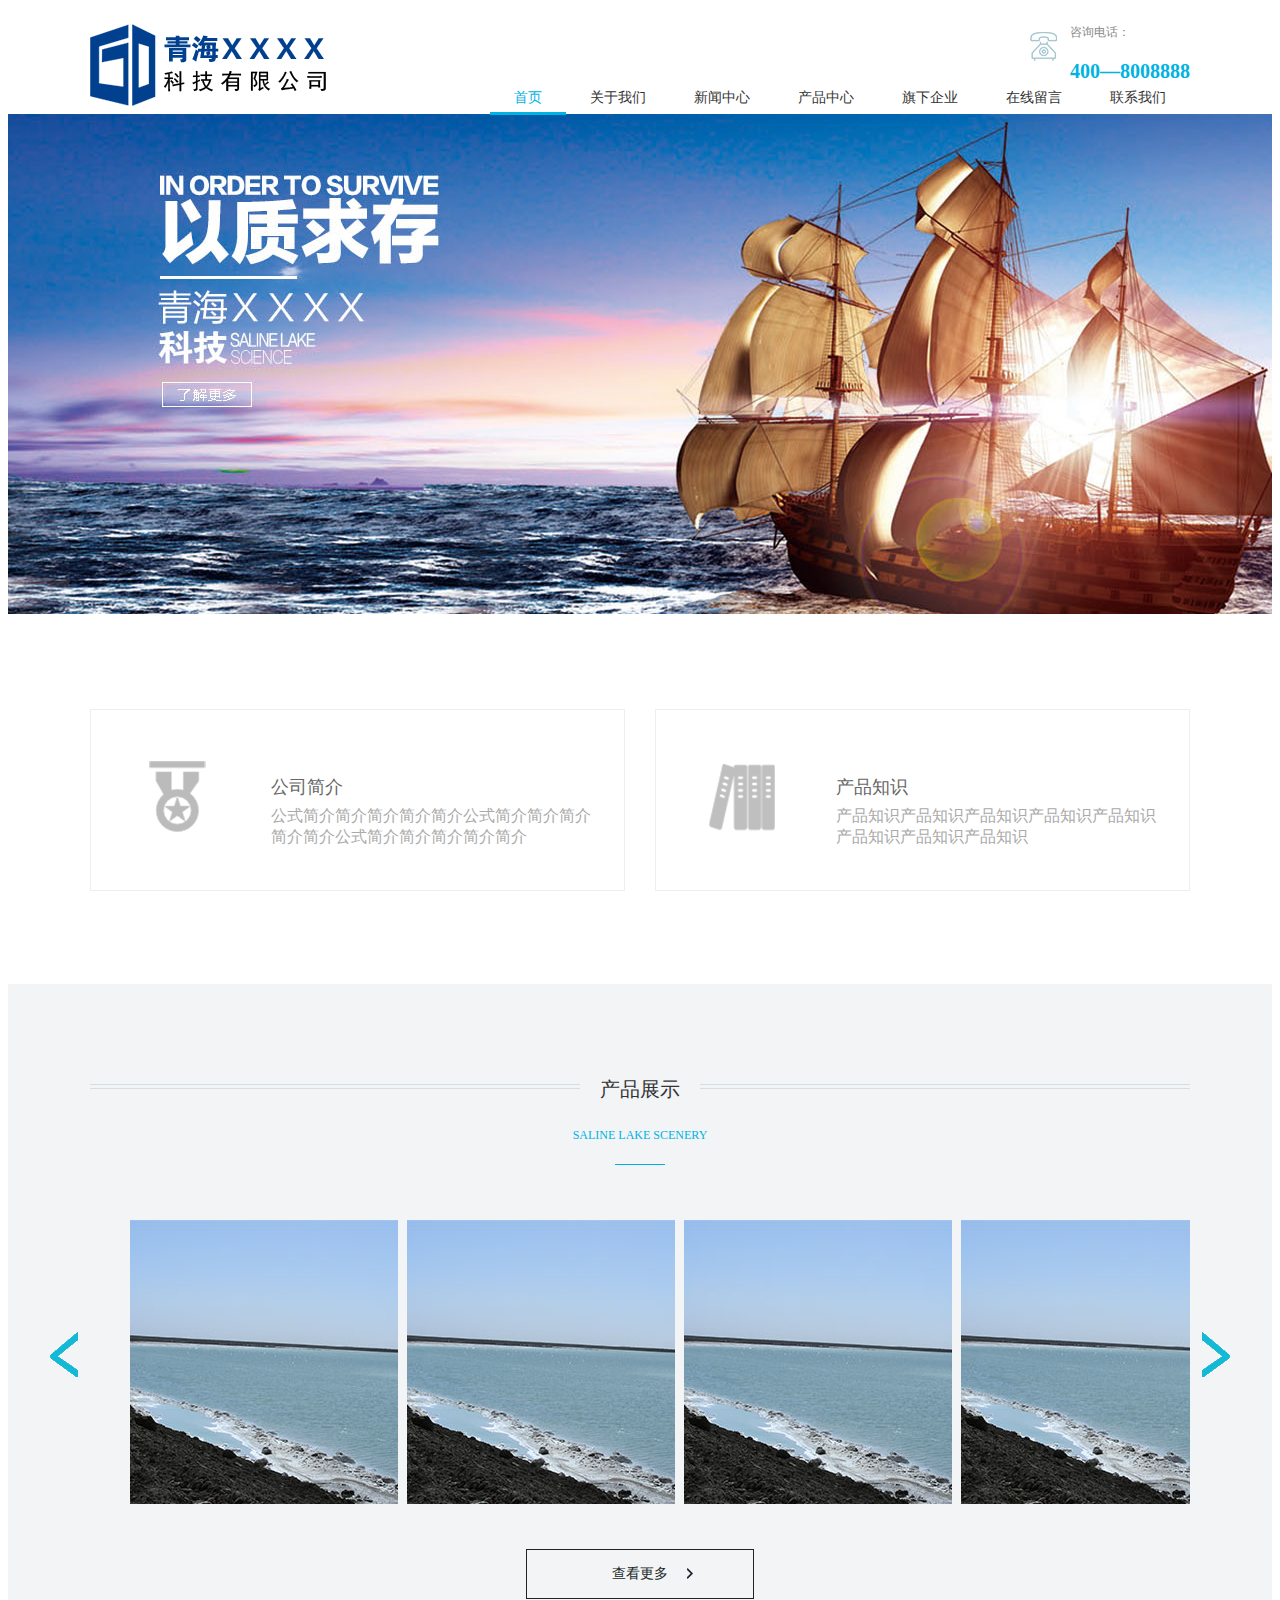
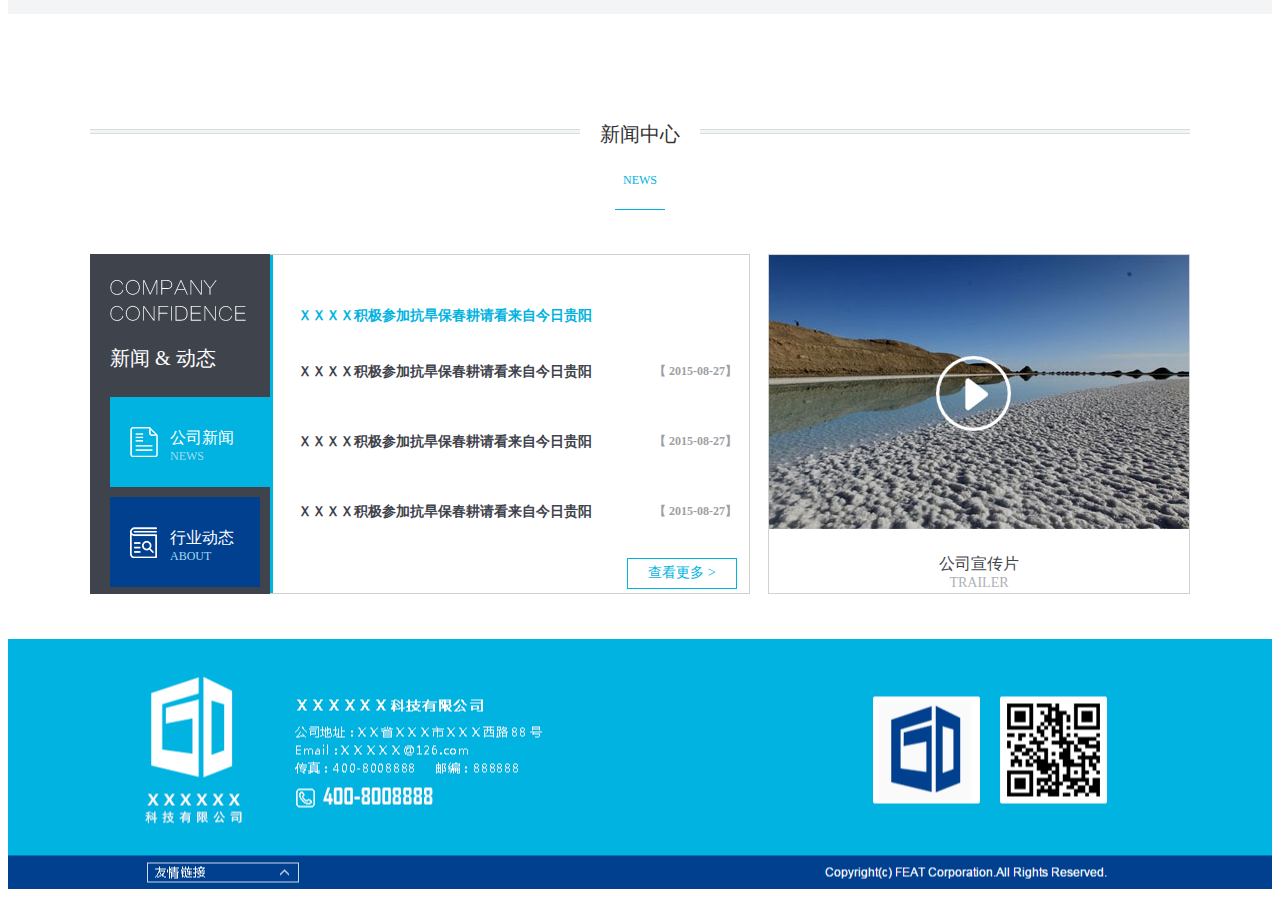
<file: About/demo.html>
<!DOCTYPE html>
<html lang="en">
<head>
    <meta charset="UTF-8">
    <title>XXXX官方首页</title>
    <link rel="shortcut icon" href="images/Logo1.png">
    <link rel="stylesheet" type="text/css" href="style/webstyle.css" />
</head>

<body>
<!--头部区域-->
<div class="header">
    <a href="#" class="logo"><img src="images/logo.png" alt=""></a>
    <div class="tel">咨询电话：<p>400—8008888</p></div>
    <div class="nav">
        <ul>
            <li class="on"><a href="#">首页</a><i></i></li>
            <li><a href="#">关于我们</a><i></i></li>
            <li><a href="#">新闻中心</a><i></i></li>
            <li><a href="#">产品中心</a><i></i></li>
            <li><a href="#">旗下企业</a><i></i></li>
            <li><a href="#">在线留言</a><i></i></li>
            <li><a href="#">联系我们</a><i></i></li>
        </ul>
    </div>
</div>

<!--海报区域-->
<div class="banner">
</div>

<!--关于我们区域-->
<div class="about">
    <div class="box box_l">
        <a href="#">
            <i></i>
            <h2>公司简介</h2>
            <p>公式简介简介简介简介简介公式简介简介简介简介简介公式简介简介简介简介简介</p>
        </a>
    </div>
    <div class="box box_r">
        <a href="#">
            <i></i>
            <h2>产品知识</h2>
            <p>产品知识产品知识产品知识产品知识产品知识产品知识产品知识产品知识</p>
        </a>
    </div>
</div>

<!--产品区域-->
<div class="pro">
    <div class="pro_title common_title">
        <h2>产品展示</h2>
        <p>saline lake scenery</p>
        <i></i>
    </div>
    <div class="pro_con">
        <div class="btn btn_l">
            <i></i>
        </div>
        <div class="out">
            <ul>
                <li><a href="#"><img src="images/pro1.jpg" alt=""></a></li>
                <li><a href="#"><img src="images/pro1.jpg" alt=""></a></li>
                <li><a href="#"><img src="images/pro1.jpg" alt=""></a></li>
                <li><a href="#"><img src="images/pro1.jpg" alt=""></a></li>
                <li><a href="#"><img src="images/pro1.jpg" alt=""></a></li>
                <li><a href="#"><img src="images/pro1.jpg" alt=""></a></li>
            </ul>
        </div>
        <div class="btn btn_r">
            <i></i>
        </div>
    </div>
    <a href="#" class="pro_more">查看更多<i></i></a>
</div>

<!--新闻区域-->
<div class="news">
    <div class="news_title common_title">
        <h2>新闻中心</h2>
        <p>NEWS</p>
        <i></i>
    </div>
    <div class="news_con">
        <div class="news_main">
            <div class="news_main_left">
                <img src="images/news_left_text.png" alt="" class="img"/>
                <h2>新闻 & 动态</h2>
                <div class="btn btn_t on">
                    <img src="images/iconfont-xinwen.png"/>
                    <h3>公司新闻<span>NEWS</span></h3>
                </div>

                <div class="btn btn_b">
                    <img src="images/iconfont-industry-report.png"/>
                    <h3>行业动态<span>ABOUT</span></h3>
                </div>
            </div>

            <div class="news_main_right">
                <div class="box_out">
                    <div class="box box_t">
                        <div class="top">
                            <h4><a href="#">ＸＸＸＸ积极参加抗旱保春耕请看来自今日贵阳</a></h4>
                        </div>

                        <div class="list">
                            <h4><span>【 2015-08-27】</span><a href="#">ＸＸＸＸ积极参加抗旱保春耕请看来自今日贵阳</a></h4>
                            <h4><span>【 2015-08-27】</span><a href="#">ＸＸＸＸ积极参加抗旱保春耕请看来自今日贵阳</a></h4>
                            <h4><span>【 2015-08-27】</span><a href="#">ＸＸＸＸ积极参加抗旱保春耕请看来自今日贵阳</a></h4>
                        </div>

                        <a href="#" class="box_more">查看更多 &gt;</a>

                    </div>

                    <div class="box box_b">
                        <div class="top">
                            <h4><a href="#">ＸＸＸＸ积极参加抗旱保春耕请看来自今日贵阳</a></h4>
                        </div>

                        <div class="list">
                            <h4><span>【 2015-08-27】</span><a href="#">ＸＸＸＸ积极参加抗旱保春耕请看来自今日贵阳</a></h4>
                            <h4><span>【 2015-08-27】</span><a href="#">ＸＸＸＸ积极参加抗旱保春耕请看来自今日贵阳</a></h4>
                            <h4><span>【 2015-08-27】</span><a href="#">ＸＸＸＸ积极参加抗旱保春耕请看来自今日贵阳</a></h4>
                        </div>

                        <a href="#" class="box_more">查看更多 &gt;</a>


                    </div>

                </div>
            </div>
        </div>

        <div class="video">
            <img src="images/video_img.jpg" alt=""/>
            <div class="text">
                <h4>公司宣传片<span>Trailer</span></h4>
            </div>
        </div>

    </div>
</div>
<!--新闻区域-->

<!--底部区域-->
<div class="footer">

</div>

</body>
</html>
</file>
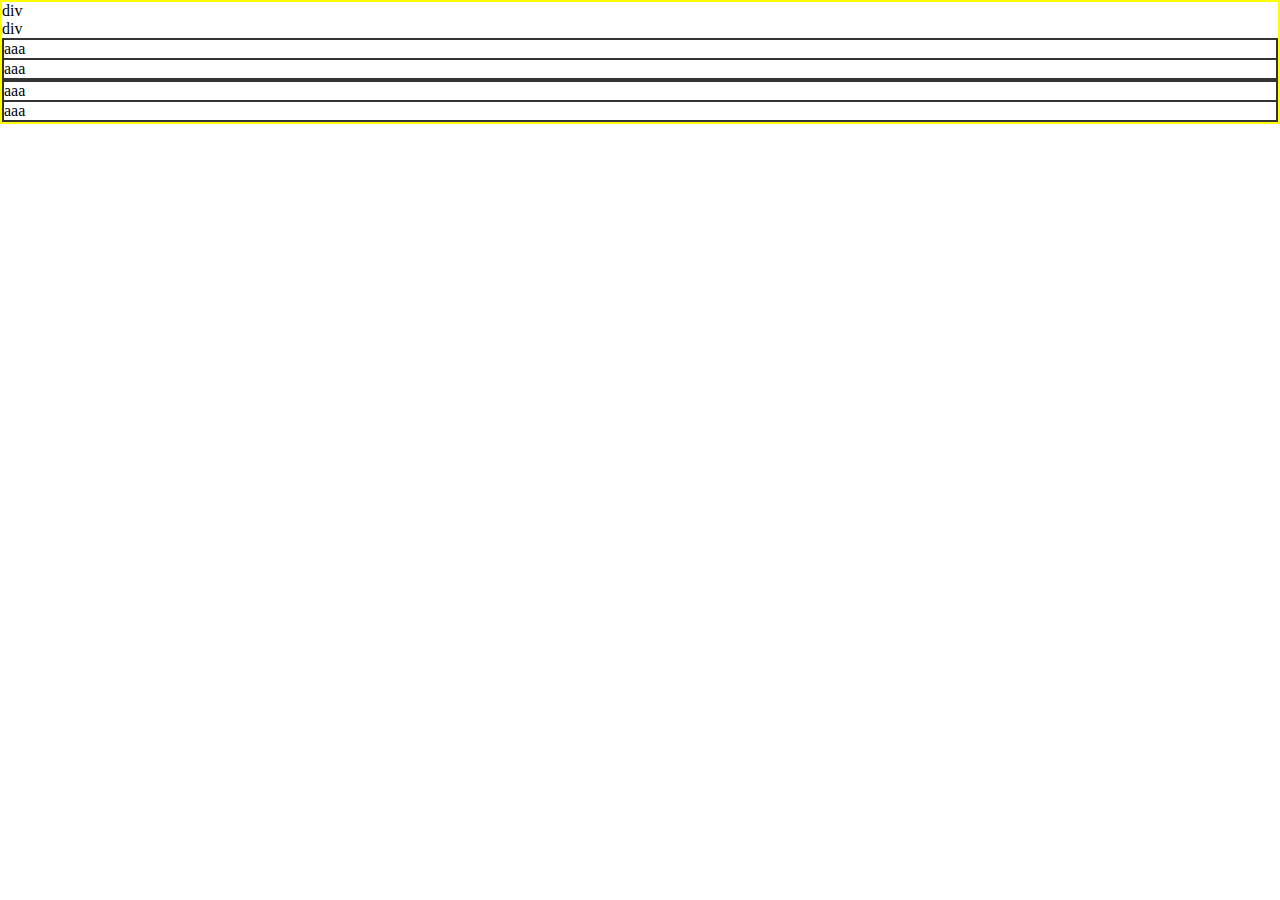
<file: ECOMMERCE/关于样式重置.html>
<!DOCTYPE HTML>
<html>
<head>
<meta http-equiv="Content-Type" content="text/html; charset=utf-8">
<title>无标题文档</title>
<style>
body { border:2px solid yellow; margin:0; }
ul,li { border:1px solid #333; }
ul { padding-left:0; margin:0; }
li { list-style:none; }
</style>
</head>

<body>

<div>div</div>
<div>div</div>

<ul>
	<li>aaa</li>
	<li>aaa</li>
</ul>
<ul>
	<li>aaa</li>
	<li>aaa</li>
</ul>

</body>
</html>
</file>
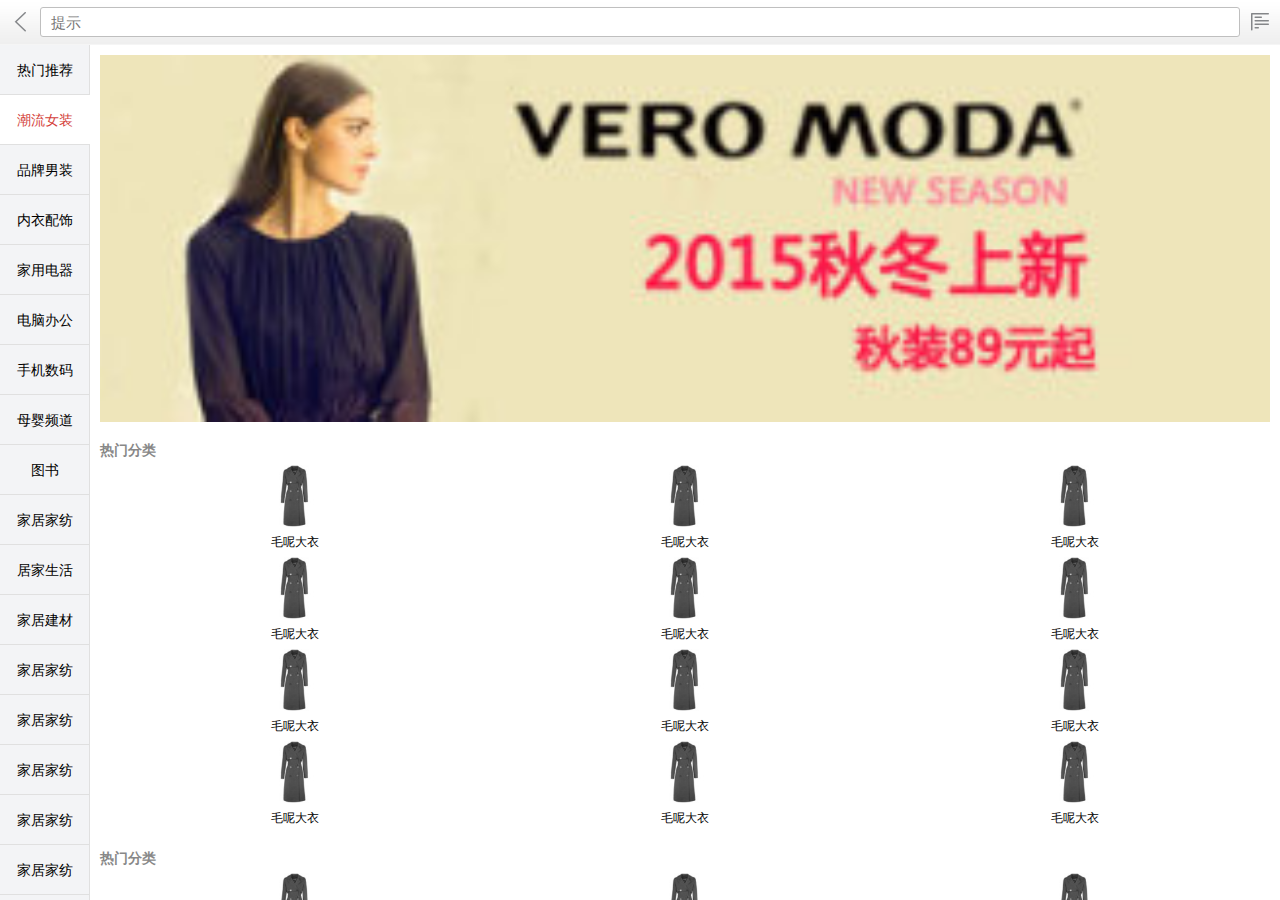
<file: JDM/catalogue.html>
<!DOCTYPE html>
<html lang="en">
<head>
    <meta charset="UTF-8">
    <meta name="viewport"
          content="width=device-width, user-scalable=no, initial-scale=1.0"/>
    <title>JD商品分类页</title>
    <link rel="stylesheet" href="css/base.css"/>
    <link rel="stylesheet" href="css/catalogue.css"/>
</head>
<body>
<!--头部搜索样式-->
<header class="jd-search">
    <a href="#" class="icon-return"></a>
    <form action="#">
        <input type="search" placeholder="提示"/>
    </form>
    <a href="#" class="icon-menu"></a>
</header>
<!--/头部搜索样式-->

<!--商品导航样式-->
<main class="jd-buy">
    <!-- 左边菜单栏 -->
    <div class="jd-buy-left">
        <div class="jd-buy-left-box">
            <ul>
                <li><a href="#">热门推荐</a></li>
                <li class="active"><a href="#">潮流女装</a></li>
                <li><a href="#">品牌男装</a></li>
                <li><a href="#">内衣配饰</a></li>
                <li><a href="#">家用电器</a></li>
                <li><a href="#">电脑办公</a></li>
                <li><a href="#">手机数码</a></li>
                <li><a href="#">母婴频道</a></li>
                <li><a href="#">图书</a></li>
                <li><a href="#">家居家纺</a></li>
                <li><a href="#">居家生活</a></li>
                <li><a href="#">家居建材</a></li>
                <li><a href="#">家居家纺</a></li>
                <li><a href="#">家居家纺</a></li>
                <li><a href="#">家居家纺</a></li>
                <li><a href="#">家居家纺</a></li>
                <li><a href="#">家居家纺</a></li>
                <li><a href="#">家居家纺</a></li>
                <li><a href="#">家居家纺</a></li>
            </ul>
        </div>
    </div>
    <!-- /左边菜单栏 -->

    <!-- 右边菜单栏 -->
    <div class="jd-buy-right">
        <div class="jd-buy-box">
            <div class="jd-buy-right-nav">
                <img src="images/banner_1.jpg" alt="海报">
            </div>
            <div class="jd-buy-right-content">
                <div class="buy-content-nav">
                    <h3>热门分类</h3>
                </div>
                <div class="buy-content-goods">
                    <ul>
                        <li>
                            <a>
                                <img src="images/nv-fy.jpg" alt="">
                                <p>毛呢大衣</p>
                            </a>
                        </li>
                        <li>
                            <a>
                                <img src="images/nv-fy.jpg" alt="">
                                <p>毛呢大衣</p>
                            </a>
                        </li>
                        <li>
                            <a>
                                <img src="images/nv-fy.jpg" alt="">
                                <p>毛呢大衣</p>
                            </a>
                        </li>
                        <li>
                            <a>
                                <img src="images/nv-fy.jpg" alt="">
                                <p>毛呢大衣</p>
                            </a>
                        </li>
                        <li>
                            <a>
                                <img src="images/nv-fy.jpg" alt="">
                                <p>毛呢大衣</p>
                            </a>
                        </li>
                        <li>
                            <a>
                                <img src="images/nv-fy.jpg" alt="">
                                <p>毛呢大衣</p>
                            </a>
                        </li>
                        <li>
                            <a>
                                <img src="images/nv-fy.jpg" alt="">
                                <p>毛呢大衣</p>
                            </a>
                        </li>
                        <li>
                            <a>
                                <img src="images/nv-fy.jpg" alt="">
                                <p>毛呢大衣</p>
                            </a>
                        </li>
                        <li>
                            <a>
                                <img src="images/nv-fy.jpg" alt="">
                                <p>毛呢大衣</p>
                            </a>
                        </li>
                        <li>
                            <a>
                                <img src="images/nv-fy.jpg" alt="">
                                <p>毛呢大衣</p>
                            </a>
                        </li>
                        <li>
                            <a>
                                <img src="images/nv-fy.jpg" alt="">
                                <p>毛呢大衣</p>
                            </a>
                        </li>
                        <li>
                            <a>
                                <img src="images/nv-fy.jpg" alt="">
                                <p>毛呢大衣</p>
                            </a>
                        </li>
                    </ul>
                </div>
            </div>
            <div class="jd-buy-right-content">
                <div class="buy-content-nav">
                    <h3>热门分类</h3>
                </div>
                <div class="buy-content-goods">
                    <ul>
                        <li>
                            <a>
                                <img src="images/nv-fy.jpg" alt="">
                                <p>毛呢大衣</p>
                            </a>
                        </li>
                        <li>
                            <a>
                                <img src="images/nv-fy.jpg" alt="">
                                <p>毛呢大衣</p>
                            </a>
                        </li>
                        <li>
                            <a>
                                <img src="images/nv-fy.jpg" alt="">
                                <p>毛呢大衣</p>
                            </a>
                        </li>
                        <li>
                            <a>
                                <img src="images/nv-fy.jpg" alt="">
                                <p>毛呢大衣</p>
                            </a>
                        </li>
                        <li>
                            <a>
                                <img src="images/nv-fy.jpg" alt="">
                                <p>毛呢大衣</p>
                            </a>
                        </li>
                        <li>
                            <a>
                                <img src="images/nv-fy.jpg" alt="">
                                <p>毛呢大衣</p>
                            </a>
                        </li>
                        <li>
                            <a>
                                <img src="images/nv-fy.jpg" alt="">
                                <p>毛呢大衣</p>
                            </a>
                        </li>
                        <li>
                            <a>
                                <img src="images/nv-fy.jpg" alt="">
                                <p>毛呢大衣</p>
                            </a>
                        </li>
                        <li>
                            <a>
                                <img src="images/nv-fy.jpg" alt="">
                                <p>毛呢大衣</p>
                            </a>
                        </li>
                        <li>
                            <a>
                                <img src="images/nv-fy.jpg" alt="">
                                <p>毛呢大衣</p>
                            </a>
                        </li>
                        <li>
                            <a>
                                <img src="images/nv-fy.jpg" alt="">
                                <p>毛呢大衣</p>
                            </a>
                        </li>
                        <li>
                            <a>
                                <img src="images/nv-fy.jpg" alt="">
                                <p>毛呢大衣</p>
                            </a>
                        </li>
                    </ul>
                </div>
            </div>
            <div class="jd-buy-right-content">
                <div class="buy-content-nav">
                    <h3>热门分类</h3>
                </div>
                <div class="buy-content-goods">
                    <ul>
                        <li>
                            <a>
                                <img src="images/nv-fy.jpg" alt="">
                                <p>毛呢大衣</p>
                            </a>
                        </li>
                        <li>
                            <a>
                                <img src="images/nv-fy.jpg" alt="">
                                <p>毛呢大衣</p>
                            </a>
                        </li>
                        <li>
                            <a>
                                <img src="images/nv-fy.jpg" alt="">
                                <p>毛呢大衣</p>
                            </a>
                        </li>
                        <li>
                            <a>
                                <img src="images/nv-fy.jpg" alt="">
                                <p>毛呢大衣</p>
                            </a>
                        </li>
                        <li>
                            <a>
                                <img src="images/nv-fy.jpg" alt="">
                                <p>毛呢大衣</p>
                            </a>
                        </li>
                        <li>
                            <a>
                                <img src="images/nv-fy.jpg" alt="">
                                <p>毛呢大衣</p>
                            </a>
                        </li>
                        <li>
                            <a>
                                <img src="images/nv-fy.jpg" alt="">
                                <p>毛呢大衣</p>
                            </a>
                        </li>
                        <li>
                            <a>
                                <img src="images/nv-fy.jpg" alt="">
                                <p>毛呢大衣</p>
                            </a>
                        </li>
                        <li>
                            <a>
                                <img src="images/nv-fy.jpg" alt="">
                                <p>毛呢大衣</p>
                            </a>
                        </li>
                        <li>
                            <a>
                                <img src="images/nv-fy.jpg" alt="">
                                <p>毛呢大衣</p>
                            </a>
                        </li>
                        <li>
                            <a>
                                <img src="images/nv-fy.jpg" alt="">
                                <p>毛呢大衣</p>
                            </a>
                        </li>
                        <li>
                            <a>
                                <img src="images/nv-fy.jpg" alt="">
                                <p>毛呢大衣</p>
                            </a>
                        </li>
                    </ul>
                </div>
            </div>
            <div class="jd-buy-right-content">
                <div class="buy-content-nav">
                    <h3>热门分类</h3>
                </div>
                <div class="buy-content-goods">
                    <ul>
                        <li>
                            <a>
                                <img src="images/nv-fy.jpg" alt="">
                                <p>毛呢大衣</p>
                            </a>
                        </li>
                        <li>
                            <a>
                                <img src="images/nv-fy.jpg" alt="">
                                <p>毛呢大衣</p>
                            </a>
                        </li>
                        <li>
                            <a>
                                <img src="images/nv-fy.jpg" alt="">
                                <p>毛呢大衣</p>
                            </a>
                        </li>
                        <li>
                            <a>
                                <img src="images/nv-fy.jpg" alt="">
                                <p>毛呢大衣</p>
                            </a>
                        </li>
                        <li>
                            <a>
                                <img src="images/nv-fy.jpg" alt="">
                                <p>毛呢大衣</p>
                            </a>
                        </li>
                        <li>
                            <a>
                                <img src="images/nv-fy.jpg" alt="">
                                <p>毛呢大衣</p>
                            </a>
                        </li>
                        <li>
                            <a>
                                <img src="images/nv-fy.jpg" alt="">
                                <p>毛呢大衣</p>
                            </a>
                        </li>
                        <li>
                            <a>
                                <img src="images/nv-fy.jpg" alt="">
                                <p>毛呢大衣</p>
                            </a>
                        </li>
                        <li>
                            <a>
                                <img src="images/nv-fy.jpg" alt="">
                                <p>毛呢大衣</p>
                            </a>
                        </li>
                        <li>
                            <a>
                                <img src="images/nv-fy.jpg" alt="">
                                <p>毛呢大衣</p>
                            </a>
                        </li>
                        <li>
                            <a>
                                <img src="images/nv-fy.jpg" alt="">
                                <p>毛呢大衣</p>
                            </a>
                        </li>
                        <li>
                            <a>
                                <img src="images/nv-fy.jpg" alt="">
                                <p>毛呢大衣</p>
                            </a>
                        </li>
                    </ul>
                </div>
            </div>
        </div>
    </div>
    <!-- /右边菜单栏 -->
</main>
<!--/商品导航样式-->
<script src="js/main.js"></script>
</body>
</html>
</file>
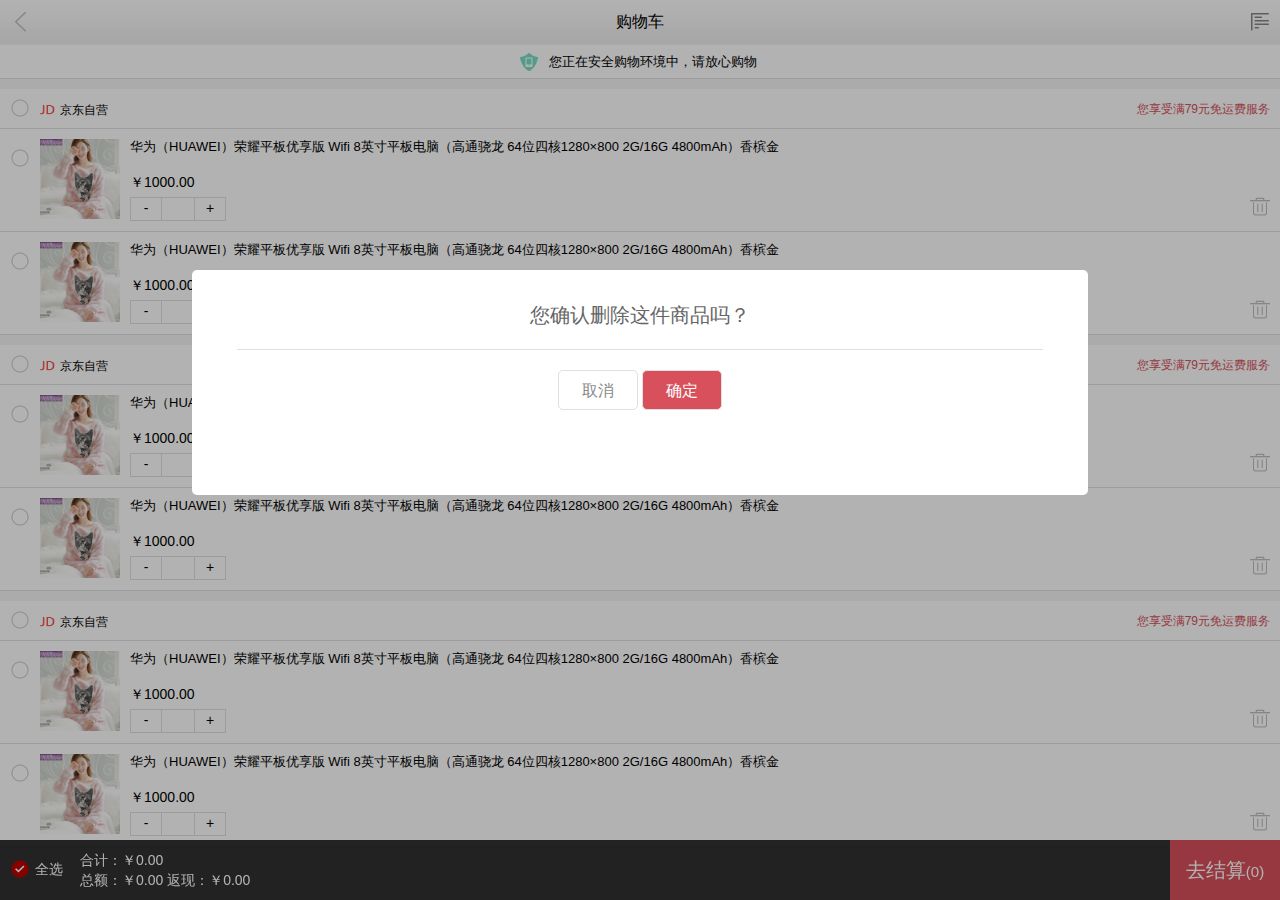
<file: JDM/shopping.html>
<!DOCTYPE html>
<html lang="en">
<head>
    <meta charset="UTF-8">
    <meta name="viewport"
          content="width=device-width, user-scalable=no, initial-scale=1.0"/>
    <title>购物车页面</title>
    <link rel="stylesheet" href="css/base.css"/>
    <link rel="stylesheet" href="css/shopping.css"/>
</head>
<body>
<!-- 头部 -->
<header class="jd-search">
    <a href="#" class="icon-return"></a>
    <h4>购物车</h4>
    <a href="#" class="icon-menu"></a>
</header>
<!-- /头部 -->

<!-- 安全信息 -->
<div class="jd-prompt">
    <p>您正在安全购物环境中，请放心购物</p>
</div>
<!-- /安全信息 -->

<!-- 购物车 -->
<div class="jd-prompt-buy">
    <div class="jd-prompt-nav">
        <div class="jd-prompt-icon">
            <div class="jd-prompt-ic"></div>
        </div>
        <div class="jd-prompt-con">
            <img src="images/buy-logo.png" alt="">
            <span>京东自营</span>
            <span>您享受满79元免运费服务</span>
        </div>
    </div>
    <div class="jd-prompt-content">
        <div class="jd-prompt-left">
            <div class="jd-prompt-ic"></div>
        </div>
        <div class="jd-prompt-right">
            <img src="images/detail01.jpg" alt="">
            <div class="jd-prompt-shop">
                <a href="#">华为（HUAWEI）荣耀平板优享版 Wifi 8英寸平板电脑（高通骁龙 64位四核1280×800 2G/16G 4800mAh）香槟金</a>
                <p>￥1000.00</p>
                <div class="jd-prompt-count">
                    <a href="#"><span>-</span></a>
                    <input type="tel">
                    <a href="#"><span>+</span></a>
                    <div class="jd-prompt-delete">
                        <div class="jd-delete-top"></div>
                        <div class="jd-delete-bot"></div>
                    </div>
                </div>
            </div>
        </div>
    </div>
    <div class="jd-prompt-content">
        <div class="jd-prompt-left">
            <div class="jd-prompt-ic"></div>
        </div>
        <div class="jd-prompt-right">
            <img src="images/detail01.jpg" alt="">
            <div class="jd-prompt-shop">
                <a href="#">华为（HUAWEI）荣耀平板优享版 Wifi 8英寸平板电脑（高通骁龙 64位四核1280×800 2G/16G 4800mAh）香槟金</a>
                <p>￥1000.00</p>
                <div class="jd-prompt-count">
                    <a href="#"><span>-</span></a>
                    <input type="tel">
                    <a href="#"><span>+</span></a>
                    <div class="jd-prompt-delete">
                        <div class="jd-delete-top"></div>
                        <div class="jd-delete-bot"></div>
                    </div>
                </div>
            </div>
        </div>
    </div>
</div>
<div class="jd-prompt-buy">
    <div class="jd-prompt-nav">
        <div class="jd-prompt-icon">
            <div class="jd-prompt-ic"></div>
        </div>
        <div class="jd-prompt-con">
            <img src="images/buy-logo.png" alt="">
            <span>京东自营</span>
            <span>您享受满79元免运费服务</span>
        </div>
    </div>
    <div class="jd-prompt-content">
        <div class="jd-prompt-left">
            <div class="jd-prompt-ic"></div>
        </div>
        <div class="jd-prompt-right">
            <img src="images/detail01.jpg" alt="">
            <div class="jd-prompt-shop">
                <a href="#">华为（HUAWEI）荣耀平板优享版 Wifi 8英寸平板电脑（高通骁龙 64位四核1280×800 2G/16G 4800mAh）香槟金</a>
                <p>￥1000.00</p>
                <div class="jd-prompt-count">
                    <a href="#"><span>-</span></a>
                    <input type="tel">
                    <a href="#"><span>+</span></a>
                    <div class="jd-prompt-delete">
                        <div class="jd-delete-top"></div>
                        <div class="jd-delete-bot"></div>
                    </div>
                </div>
            </div>
        </div>
    </div>
    <div class="jd-prompt-content">
        <div class="jd-prompt-left">
            <div class="jd-prompt-ic"></div>
        </div>
        <div class="jd-prompt-right">
            <img src="images/detail01.jpg" alt="">
            <div class="jd-prompt-shop">
                <a href="#">华为（HUAWEI）荣耀平板优享版 Wifi 8英寸平板电脑（高通骁龙 64位四核1280×800 2G/16G 4800mAh）香槟金</a>
                <p>￥1000.00</p>
                <div class="jd-prompt-count">
                    <a href="#"><span>-</span></a>
                    <input type="tel">
                    <a href="#"><span>+</span></a>
                    <div class="jd-prompt-delete">
                        <div class="jd-delete-top"></div>
                        <div class="jd-delete-bot"></div>
                    </div>
                </div>
            </div>
        </div>
    </div>
</div>
<div class="jd-prompt-buy">
    <div class="jd-prompt-nav">
        <div class="jd-prompt-icon">
            <div class="jd-prompt-ic"></div>
        </div>
        <div class="jd-prompt-con">
            <img src="images/buy-logo.png" alt="">
            <span>京东自营</span>
            <span>您享受满79元免运费服务</span>
        </div>
    </div>
    <div class="jd-prompt-content">
        <div class="jd-prompt-left">
            <div class="jd-prompt-ic"></div>
        </div>
        <div class="jd-prompt-right">
            <img src="images/detail01.jpg" alt="">
            <div class="jd-prompt-shop">
                <a href="#">华为（HUAWEI）荣耀平板优享版 Wifi 8英寸平板电脑（高通骁龙 64位四核1280×800 2G/16G 4800mAh）香槟金</a>
                <p>￥1000.00</p>
                <div class="jd-prompt-count">
                    <a href="#"><span>-</span></a>
                    <input type="tel">
                    <a href="#"><span>+</span></a>
                    <div class="jd-prompt-delete">
                        <div class="jd-delete-top"></div>
                        <div class="jd-delete-bot"></div>
                    </div>
                </div>
            </div>
        </div>
    </div>
    <div class="jd-prompt-content">
        <div class="jd-prompt-left">
            <div class="jd-prompt-ic"></div>
        </div>
        <div class="jd-prompt-right">
            <img src="images/detail01.jpg" alt="">
            <div class="jd-prompt-shop">
                <a href="#">华为（HUAWEI）荣耀平板优享版 Wifi 8英寸平板电脑（高通骁龙 64位四核1280×800 2G/16G 4800mAh）香槟金</a>
                <p>￥1000.00</p>
                <div class="jd-prompt-count">
                    <a href="#"><span>-</span></a>
                    <input type="tel">
                    <a href="#"><span>+</span></a>
                    <div class="jd-prompt-delete">
                        <div class="jd-delete-top"></div>
                        <div class="jd-delete-bot"></div>
                    </div>
                </div>
            </div>
        </div>
    </div>
</div>
<!-- /购物车 -->

<!-- 结算 -->
<div class="squaring-up">
    <div class="squaring-icon">
        <div class="jd-prompt-ic"></div>
        <span>全选</span>
    </div>
    <div class="squaring-buy">
        <p>合计：<span>￥0.00</span></p>
        <p>
            总额：<span>￥0.00</span>
            返现：<span>￥0.00</span>
        </p>
    </div>
    <div class="squaring-down">
        <a href="#">去结算<span>(0)</span></a>
    </div>
</div>
<!-- /结算 -->

<!-- 弹出层 -->
<div class="jd-popup">
    <div class="jd-popup-icon">
        <p>您确认删除这件商品吗？</p>
        <input class="jd-prompt-btn" type="button" value="取消">
        <input type="button" value="确定">
    </div>
</div>
<!-- /弹出层 -->
<script src="js/main.js"></script>
</body>
</html>
</file>
<file: ECOMMERCE/style/css.css>
/* 我的网站首页 */

body,ul,p,h1,h2,h3,h4,dl,dd,form,input,textarea,select { padding:0; margin:0; font-family:arial; }
li { list-style:none; }
img { border:none; }
a { text-decoration:none; }
a:hover { text-decoration:underline; }

.clear { zoom:1; }
.clear:after { content:''; display:block; clear:both; }

body { background:#fff url(../images/body_bg.png) repeat-x; }

#top { width:960px; height:30px; margin:0 auto; }

.top_menu { float:left; }
.top_menu li { float:left; background:url(../images/top_ico.png) no-repeat right 14px; font-size:13px; line-height:30px; padding-right:18px; margin-right:15px; }
.top_menu a { color:#c0c0c0; }
.top_menu a:hover { color:#fff; }
.top_menu .no_dot { background:none; padding:0; margin:0; }

.top_bar { float:right; }
.top_bar li { float:left; height:30px; color:#fff; font-weight:bold; font-size:13px; line-height:30px; }
.top_bar .phone { background:url(../images/top_ico.png) no-repeat 8px -16px; padding:0 38px; }
.top_bar .help { background:url(../images/top_ico.png) no-repeat 0 -46px; padding:0 38px; }
.top_bar .help a { color:#fff; }

.sbie6_img img { float:left; position:relative; top:10px; }

.top_bar .space { margin-right:12px; }

#header { width:960px; height:100px; margin:0 auto; position:relative; background:url(../images/header_bg.png) no-repeat; }
#shopping { width:260px; height:100px; background:url(../images/shopping_bg.png) no-repeat; position:relative; }
#shopping p { color:#f7f7f7; font-size:20px; font-family:Arial; padding:30px 0 0 84px; }
#shopping a { display:block; width:114px; height:23px; background:url(../images/shopping_bg.png) no-repeat 0 -100px; position:absolute; top:63px; left:104px; font-size:15px; color:#ffc200; text-decoration:none; font-weight:bold; text-align:center; line-height:23px; }
#shopping a:hover { color:#ffe388; }

#header h1 { width:238px; position:absolute; top:0; left:50%; margin-left:-119px; }

#header .search { top:34px; right:0; }

.search { width:292px; height:31px; background:url(../images/search.png) no-repeat; position:absolute; }
.search .text { position:absolute; top:0; left:20px; width:230px; height:30px; line-height:30px; background:none; border:none; font-size:13px; color:#666; outline:none; }
.search .btn { position:absolute; top:0; right:0; width:42px; height:30px; background:none; border:none; }

#nav { width:960px; height:36px; padding-top:8px; margin:0 auto; }
#nav li { float:left; height:28px; margin-right:2px; }
#nav a { float:left; height:28px; text-decoration:none; color:#fff; font-size:15px; font-family:Arial; line-height:28px; cursor:pointer; }
#nav strong { float:left; height:28px; font-weight:normal; }
#nav span { float:left; height:28px; padding:0 16px; }

#nav a:hover,#nav .active a { background:url(../images/nav_active_bg.png) repeat-x 0 -56px; }
#nav a:hover strong,#nav .active strong { background:url(../images/nav_active_bg.png) no-repeat; }
#nav a:hover span,#nav .active span { background:url(../images/nav_active_bg.png) no-repeat right -28px; }

#content { width:1000px; margin:24px auto 20px; background:url(../images/content_bg.gif) repeat-y -1000px 0; }
#content_top { width:1000px; background:url(../images/content_bg.gif) no-repeat; }
#content_bottom { width:1000px; background:url(../images/content_bg.gif) no-repeat -2000px bottom; padding-top:10px; }

#ad { width:940px; height:300px; position:relative; margin:0 auto; }
#ad ul, #ad li, #ad h2, #ad p { position:absolute; z-index:1; }
#ad ul { top:0; left:0; z-index:1; }
#ad li { top:0; left:0; filter:alpha(opacity=0); opacity:0;}
#ad h2 { left:0; bottom:8px; z-index:3; width:268px; text-align:center; font-size:25px; color:#ffc600; }
#ad p { left:268px; bottom:7px; z-index:3; color:#fcc; font-size:13px; line-height:16px; width:630px; }
#ad .bg { width:940px; height:52px; background:#000; filter:alpha(opacity:80); opacity:0.8; position:absolute; bottom:0; left:0; z-index:2; }
#ad .next,#ad .prev{ width:75px; height:150px; margin-top:-75px; position:absolute; top:50%; z-index:6; display:none; }
#ad .prev { background:url(../images/banner/prev.png); left:0; }
#ad .next { background:url(../images/banner/next.png); right:0; }
#ad .prev_bg,#ad .next_bg { position:absolute; top:0; z-index:5; width:470px; height:300px; filter:alpha(opacity:0); opacity:0; }
#ad .prev_bg { left:0; background:yellow; }
#ad .next_bg { right:0; background:red; }

#main { width:942px; margin:0 auto; padding-top:30px; }
#side { width:210px; float:left; }
#wrap { width:706px; float:right; }

.module_menu { margin-bottom:12px; }
.module_menu h2 { height:29px; line-height:28px; text-align:center; font-size:15px; color:#fff; background:url(../images/module_menu_bg.gif) repeat-x 0 -58px; margin-bottom:1px; }
.module_menu h2 strong { display:block; height:29px; background:url(../images/module_menu_bg.gif) no-repeat; }
.module_menu h2 span { display:block; height:29px; background:url(../images/module_menu_bg.gif) no-repeat right -29px; }

.list { background:url(../images/list_bg.gif) repeat-y; }
.list ul { background:url(../images/list_bg.gif) no-repeat -210px bottom; padding:18px 8px 15px; }
.list a { display:block; height:27px; line-height:27px; border-bottom:1px solid #fff; color:#434343; text-decoration:none; font-weight:bold; font-size:12px; padding-left:32px; }
.list a:hover { color:#b20e00; border-bottom:1px solid #b20e00; background:#fae191; text-decoration:none; }

.module_join { width:210px; background:url(../images/list_bg.gif) repeat-y -630px 0; }
.module_join_t { background:url(../images/list_bg.gif) no-repeat -420px 0; }
.module_join_b { background:url(../images/list_bg.gif) no-repeat -840px bottom; }

.Join_form { width:180px; margin:0 auto 12px; }
.Join_form p { font-size:15px; color:#666; line-height:18px; padding:12px 0; }
.Join_form .text { width:175px; height:25px; line-height:25px; background:#fff; border:1px solid #fff; border-top:1px solid #9c9c9c; border-left:1px solid #c0c0c0; margin-bottom:6px; }
.Join_form .btn { width:88px; height:25px; border:none; font-size:15px; color:#fff; font-weight:bold; background:url(../images/shopping_bg.png) no-repeat 0 -145px; margin:0 auto; display:block; }

.join_list { width:192px; margin:0 auto; background:url(../images/shopping_bg.gif) no-repeat 10px 8px; }
.join_list li { border-top:1px solid #fff; padding-left:62px; color:#434343; font-size:13px; }

.space1 { height:45px; line-height:45px; }
.space2 { height:38px; padding-top:5px; line-height:18px; }
.space3 { height:45px; padding-top:5px; line-height:18px; }

#payment { margin:33px 0 0 18px; }

.sort { height:20px; }
.sort dl { float:left; }
.sort dt { float:left; font-size:12px; color:#747474; font-weight:bold; padding-right:2px; }
.sort dd { float:left; width:109px; height:19px; position:relative; margin-right:12px; }
.sort h2 { width:108px; height:17px; border:1px solid #ccc; font-size:12px; color:#747474; font-weight:normal; text-indent:5px; }
.sort a { position:absolute; top:0; left:90px; width:19px; height:19px; background:url(../images/shopping_bg.png) 0 -376px; z-index:2; }
.sort a:hover { background:url(../images/shopping_bg.png) -19px -376px; }
.sort ul { width:108px; border:1px solid #ccc; background:#fff; position:absolute; top:18px; left:0; z-index:1; display:none; }
.sort li { font-size:12px; line-height:20px; text-indent:5px; cursor:pointer; }
.sort .active { background:#099; color:#fff; }
.sort p { font-size:12px; float:right; color:#747474; }
.sort p strong { color:#999; }
.sort p span { padding:0 5px; }
.color_style { color:#b20e00; }

.pic_list { width:706px; overflow:hidden; }
.pic_list h2, #scroll_list h2 { height:56px; line-height:62px; overflow:hidden; font-size:18px; color:#666; }
.pic_list ul { width:736px; }
.pic_list li { float:left; width:182px; height:200px; }
.pic_list a { display:block; width:154px; height:114px; border:1px solid #c6c6c6; margin-bottom:6px; }
.pic_list a:hover { border:1px solid #663; }
.pic_list h3 { font-size:15px; color:#666; line-height:16px; }
.pic_list p { font-size:13px; color:#333; line-height:16px; }
.pic_list span { color:#b20e00; }

.page { text-align:center; border-bottom:1px solid #cdcdc8; padding-bottom:5px; }
.page a { display:inline-block; height:20px; line-height:20px; padding:0 8px; color:#b20e00; text-decoration:none; font-size:12px; }
.page a:hover, .page .active { color:#fff; background:#b20e00;}
.page span { font-family:'宋体'; }

.scroll_wrap { height:196px; background:url(../images/scroll_bg.gif) repeat-x 0 -478px;}
.scroll_wrap_l { height:196px; background:url(../images/scroll_bg.gif) no-repeat 0 -86px; }
.scroll_wrap_r { height:196px; background:url(../images/scroll_bg.gif) no-repeat right -282px; position:relative; }

.prev,.next { width:35px; height:43px; position:absolute; top:70px; }
.prev { left:0; background:url(../images/scroll_bg.gif) no-repeat; }
.next { right:0; background:url(../images/scroll_bg.gif) no-repeat 0 -43px; }

.list_wrap { width:615px; padding-top:32px; margin:0 auto; overflow:hidden; position:relative;}
.list_wrap ul {  height:150px; position:relative; left:0;}
.list_wrap li { width:205px; float:left; }
.list_wrap a, .list_wrap p { width:145px; margin:0 auto; }
.list_wrap a { display:block; height:100px; }
.list_wrap p { line-height:14px; padding-top:10px; font-size:12px; color:#600; text-align:center; }

#footer { height:302px; background:url(../images/footer_bg.png) repeat-x; }
#footer_info { width:940px; height:60px; margin:0 auto; position:relative; }
#footer_info p { height:60px; line-height:60px; color:#cbcbcb; font-size:14px; font-weight:bold; float:left; }
#footer_info .ico1 { background:url(../images/footer_info.png) no-repeat 0 4px; text-indent:60px; margin-right:25px; }
#footer_info .ico2 { background:url(../images/footer_info.png) no-repeat 0 -52px; text-indent:50px; }
#footer_info .search { position:absolute; top:15px; right:-10px; }

#footer_link { width:920px; margin:0 auto; overflow:hidden; padding-top:20px; }
#footer_link dl { float:left; width:184px; }
#footer_link dt { font-size:15px; color:#fff; font-weight:bold; line-height:50px; }
#footer_link dd { line-height:20px; }
#footer_link a { font-size:13px; color:#cfcfcf; }
#footer_link .space { padding-top:20px; }
#footer_link .pos { position:relative; left:-20px; }
</file>
<file: JDM/css/base.css>
/* 页面初始化样式 */
*,::after,::before{
    padding: 0;
    margin: 0;
    -webkit-tap-highlight-color: transparent;   /* 清除浏览器高亮效果 */
    -webkit-box-sizing: border-box;             /*以你的border开始计算你的宽度*/
}
body{
    font-size: 14px;
    font-family: "Microsoft YaHei",sans-serif;  /* 第二个是手机默认的字体 */
    color: #000;
    background-color: #f5f5f5;
}
a{
    text-decoration: none;
    color: #000;
}
ul{
    list-style: none;
}
input,textarea{
    border: none;       /* 清除默认边框 */
    resize: none;       /* 禁止伸缩 */
    outline: none;      /* 清除默认选中效果框(蓝色光环) */
    -webkit-appearance: none;   /* 清除浏览器默认样式 */
}
/* 清除浮动 */
.clearfix::before,
.clearfix::after{
    content: ' ';
    display: block;
    height: 0;
    line-height: 0;
    visibility: hidden;
    clear: both;
}
/* /页面初始化样式 */

[class^='icon-']{
    background: url("../images/sprites.png") no-repeat;
    background-size: 200px 200px;
}


/* 头部样式 */
.jd-search h4{
    font-size: 16px;
    font-family: sans-serif;
    line-height: 44px;
    text-align: center;
    width: 100%;
    font-weight: inherit;
}
.jd-search{
    width: 100%;
    height: 45px;
    position: absolute;
    background: url(../images/header-bg.png) repeat-x;
    background-size: 1px 44px;
    border-bottom: 1px solid #f5f5f5;
}
.jd-search .icon-return{
    width: 20px;
    height: 20px;
    margin: 12px 10px;
    background-position: -20px 0;
    display: block;
    position: absolute;
    top: 0;
    left: 0;
    z-index: 1000;
}
.jd-search form{
    height: 30px;
    padding: 0 40px;
}
.jd-search form input{
    width: 100%;
    height: 30px;
    border: 1px solid #bfbfbf;
    margin-top: 7px;
    padding: 0 10px;
    border-radius: 3px;
    font-size: 15px;
}
.jd-search .icon-menu{
    background-position: -60px 0;
    width: 20px;
    height: 20px;
    position: absolute;
    top: 0;
    right: 0;
    margin: 12px 10px 0 0;
}
/* /头部样式 */
</file>
<file: JDM/css/main.css>
/* 自己自定义样式 */
.jd-layout{
    min-width: 300px;
    max-width: 640px;
    margin: 0 auto;
    position: relative;
}
/* 京东头部样式 */
.jd-header{
    height: 40px;
    width: 100%;
    position: fixed;
    left: 0;
    top: 0;
    z-index: 999;
}
.jd-header .jd-header-box{
    min-width: 300px;
    max-width: 640px;
    margin: 0 auto;
    position: relative;
    height: 40px;
    background: rgba(201,21,35,0);
}
.jd-header .jd-header-box .icon-logo{
    width: 60px;
    height: 36px;
    background-position: 0 -103px;
    display: block;
    position: absolute;
    left: 10px;
    top: 4px;
}
.jd-header .jd-header-box form{
    height: 40px;
    padding: 0 50px 0 75px;
}
.jd-header .jd-header-box form input{
    width: 100%;
    height: 30px;
    border-radius: 15px;
    margin-top: 5px;
    padding-left: 40px;
    padding-right: 10px;
    color: #797979;
    font-size: 14px;
}
.jd-header .jd-header-box form .icon-search{
    width: 20px;
    height: 20px;
    display: block;
    background-position: -60px -109px;
    position: absolute;
    left: 85px;
    top: 10px;
}
.jd-header .jd-header-box .login{
    display: block;
    position: absolute;
    top: 0;
    right: 0;
    font-size: 15px;
    height: 40px;
    color: #fff;
    line-height: 40px;
    width: 50px;
    text-align: center;
}
/* /京东头部样式 */


/* 轮播图样式 */
.jd-banner{
    width: 100%;
    height: auto;
    position: relative;
    overflow: hidden;
}
.jd-banner .jd-imgs{
    width: 800%;
}
.jd-banner .jd-imgs li{
    width: 12.5%;
    float: left;
}
.jd-banner .jd-imgs li img{
    width: 100%;
    display: block;
}
.jd-banner .jd-btns{
    width: 118px;
    height: 6px;
    position: absolute;
    left: 50%;
    bottom: 5px;
    margin-left: -59px;
}
.jd-banner .jd-btns li{
    float: left;
    width: 6px;
    height: 6px;
    border-radius: 3px;
    border: 1px solid #fff;
    box-sizing: border-box;
}
.jd-banner .jd-btns li + li{
    margin-left: 10px;
}
.jd-banner .jd-btns li.active{
    background-color: #fff;
}
/* /轮播图样式 */


/* 导航样式 */
.jd-nav{
    width: 100%;
    height: auto;
    padding: 11px 0;
    border-bottom: 1px solid #ebebeb;
    background-color: #fff;
}
.jd-nav ul{
    height: 138px;
    padding: 0 3.125%;
}
.jd-nav ul li{
    width: 25%;
    float: left;
    text-align: center;
}
.jd-nav ul li img{
    width: 40px;
    height: 40px;
}
.jd-nav ul li p{
    margin-bottom: 10px;
    color: #666;
    font-size: 12px;
}
/* /导航样式 */


/* 商品列表样式 */
.jd-product{
    width: 100%;
}
.jd-product .product-box{
    position: relative;
    background-color: #fff;
    margin: 5px;
}
.jd-product .product-box .product-nav{
    height: 30px;
    border-bottom: 1px solid #f5f5f5;
}

.jd-product .product-box .product-nav img{
    float: left;
    width: 20px;
    height: 20px;
    margin: 5px;
}
.jd-product .product-box .product-nav h4{
    float: left;
    line-height: 30px;
    font-size: 15px;
    color: #c91523;
    font-weight: inherit;
}
.jd-product .product-box .product-nav .product-timer{
    float: left;
    margin-left: 10px;
    height: 20px;
    margin-top: 5px;
}
.jd-product .product-box .product-nav .product-timer span{
    padding: 0 4px;
    text-align: center;
    background-color: #333;
    color: #fff;
}
.jd-product .product-box .product-nav .product-timer span:nth-child(3),.jd-product .product-box .product-nav .product-timer span:nth-child(6){
    background-color: transparent;
    color: #333;
    margin: 0 -3px;
}
.jd-product .product-box .product-nav > a{
    float: right;
    line-height: 30px;
    color: #333;
 }
.jd-product .product-box .product-content{
    width: 100%;
    overflow: auto;
}
.jd-product .product-box .product-content ul{
    padding: 10px 0;
    overflow: auto;
}
.jd-product .product-box .product-content ul li{
    width: 33.3%;
    text-align: center;
    box-sizing: border-box;
    float: left;
    margin-top: 10px;
}
.jd-product .product-box .product-content ul li img{
    width: 60%;
    border: 0;
    vertical-align: middle;
}
.jd-product .product-box .product-content ul li + li{
    border-left: 1px solid #f5f5f5;
}
.jd-product .product-box .product-content .price{
    color: #d8505c;
}
.jd-product .product-box h3{
    line-height: 32px;
    padding-left: 15px;
    color: #666;
    font-size: 14px;
    font-weight: inherit;
}
.jd-product .product-box h3::before{
    height: 12px;
    width: 3px;
    display: block;
    content: " ";
    position: absolute;
    top: 10px;
    left: 7px;
    background: #d8505c;
}
.product-content .ban-img {
    padding: 5px;
}
.product-content .ban-img img{
    width: 100%;
}
.jd-product .product-box .product-content .product-left{
    float: left;
    width: 50%;
    box-sizing: border-box;
    border-right: 1px solid #f5f5f5;
}
.jd-product .product-box .product-content .product-right{
    float: right;
    width: 50%;
}
.jd-product .product-box .product-content .product-right img:nth-child(1){
    border-bottom: 1px solid #f5f5f5;
}
.jd-product .product-box .product-content .product-right img,.jd-product .product-box .product-content .product-left img{
    width: 100%;
    vertical-align: top;
}
/* /商品列表样式 */
</file>
<file: weijinsuo/css/main.css>
/*
    * 我们自定义样式

*/
body{
    color: #777;
}


/* 针对英文网站的字体初始化：*/
/*font-family{*/
/*'Helvetica Neue',Helvetica,Arial,sans-serif*/
/*}*/
/* /针对英文网站的字体初始化：*/


/* 字体图标 */
@font-face {
    font-family: "itcast";
    src: url("../font/MiFie-Web-Font.eot") format("embedded-opentype"),
    url("../font/MiFie-Web-Font.svg") format("svg"),
    url("../font/MiFie-Web-Font.ttf") format("truetype"),
    url("../font/MiFie-Web-Font.woff") format("woff");
}

[class^="icon-"], [class*=" icon-"] {
    font-family: itcast;
    font-style: normal;
}
.icon-mobilephone::before{
    content: '\e908';
    font-size: 13px;
}
.icon-telephone::before{
    content: '\e909';
    font-size: 15px;
}
.icon-logo::before {
    content: "\e93e";
    font-size: 36px;
    line-height: 50px;
    color: #434243;
    vertical-align: middle;
}
.icon-icon::before {
    content: "\e920";
    font-size: 50px;
    line-height: 50px;
    color: #E92322;
    vertical-align: middle;
}
.icon-uniE907:before {
    content: "\e907";
}
.icon-uniE903:before {
    content: "\e903";
}
.icon-uniE901:before {
    content: "\e901";
}
.icon-uniE900:before {
    content: "\e900";
}
.icon-uniE904:before {
    content: "\e904";
}
.icon-uniE902:before {
    content: "\e902";
}
.icon-uniE906:before {
    content: "\e906";
    font-size: 20px;
}
.icon-uniE905:before {
    content: "\e905";
    font-size: 20px;
}
.panel-product.state-1::after {
    content: "\e925";
}
.panel-product.state-2::after {
    content: "\e926";
}
.panel-product.state-3::after {
    content: "\e927";
}
.panel-product.state-4::after {
    content: "\e928";
}
/* /字体图标 */


/* Bootstrap 修改样式 */
.navbar-itcast {
    background-color: #fff;
    border-bottom-color: #f0f0f0;
    margin-bottom: 0;
    width: 100%;
    top: 0;
}
.navbar-itcast .navbar-brand {
    color: #777;
    height: 80px;
    line-height: 40px;
    margin-left: 0 !important;
}
.navbar-itcast .navbar-brand:hover,
.navbar-itcast .navbar-brand:focus {
    color: #5e5e5e;
    background-color: transparent;
}
.navbar-itcast .navbar-text {
    color: #777;
}
.navbar-itcast .navbar-nav > li > a {
    color: #777;
    height: 80px;
    line-height: 40px;
    font-size: 1.4rem;
}
.navbar-itcast .navbar-nav > li > a:hover,
.navbar-itcast .navbar-nav > li > a:focus {
    color: #333;
    background-color: transparent;
    border-bottom: 2px solid #e9232c;
}
.navbar-itcast .navbar-nav > .active > a,
.navbar-itcast .navbar-nav > .active > a:hover,
.navbar-itcast .navbar-nav > .active > a:focus {
    color: #555;
    background-color: #fff;
    border-bottom: 2px solid #e92322;
}
.navbar-itcast .navbar-nav > .disabled > a,
.navbar-itcast .navbar-nav > .disabled > a:hover,
.navbar-itcast .navbar-nav > .disabled > a:focus {
    color: #ccc;
    background-color: transparent;
}
.navbar-itcast .navbar-toggle {
    border-color: #ddd;
    margin: 24px 20px 0 0;
}
.navbar-itcast .navbar-toggle:hover,
.navbar-itcast .navbar-toggle:focus {
    background-color: #ddd;
}
.navbar-itcast .navbar-toggle .icon-bar {
    background-color: #888;
}
.navbar-itcast .navbar-collapse,
.navbar-itcast .navbar-form {
    border-color: #e7e7e7;
}
.navbar-itcast .navbar-nav > .open > a,
.navbar-itcast .navbar-nav > .open > a:hover,
.navbar-itcast .navbar-nav > .open > a:focus {
    color: #555;
    background-color: #e7e7e7;
}
@media (min-width: 1000px) {
    .navbar > .container .navbar-brand, .navbar > .container-fluid .navbar-brand{
        margin-left: -200px;
    }
}
@media (min-width: 767px) {
    .navbar-itcast .navbar-nav .open .dropdown-menu > li > a {
        color: #777;
    }
    .navbar-itcast .navbar-nav .open .dropdown-menu > li > a:hover,
    .navbar-itcast .navbar-nav .open .dropdown-menu > li > a:focus {
        color: #333;
        background-color: transparent;
    }
    .navbar-itcast .navbar-nav .open .dropdown-menu > .active > a,
    .navbar-itcast .navbar-nav .open .dropdown-menu > .active > a:hover,
    .navbar-itcast .navbar-nav .open .dropdown-menu > .active > a:focus {
        color: #555;
        background-color: #e7e7e7;
    }
    .navbar-itcast .navbar-nav .open .dropdown-menu > .disabled > a,
    .navbar-itcast .navbar-nav .open .dropdown-menu > .disabled > a:hover,
    .navbar-itcast .navbar-nav .open .dropdown-menu > .disabled > a:focus {
        color: #ccc;
        background-color: transparent;
    }
}
.navbar-itcast .navbar-link {
    color: #777;
}
.navbar-itcast .navbar-link:hover {
    color: #333;
}
.navbar-itcast .btn-link {
    color: #777;
}
.navbar-itcast .btn-link:hover,
.navbar-itcast .btn-link:focus {
    color: #333;
}
.navbar-itcast .btn-link[disabled]:hover,
fieldset[disabled] .navbar-default .btn-link:hover,
.navbar-itcast .btn-link[disabled]:focus,
fieldset[disabled] .navbar-default .btn-link:focus {
    color: #ccc;
}
/* /Bootstrap 修改样式 */


/* 头部区域 */
#header .row > div:nth-child(2){
    color: #888;
}
#header > .topbar{
    height: 40px;
    line-height: 40px;
    border-bottom: 1px solid #c0c0c0;
}
#header > .topbar > .container > .row > div + div{
    border-left: 1px solid #f0f0f0;
}
#header .mobile{
    color: #888;
    text-decoration: none;
}
#header .mobile img{
    position: absolute;
    left: 50%;
    top: 40px;
    margin-left: -60px;
    display: none;
    z-index: 1001;
    vertical-align: middle;
}
#header .mobile:hover img{
    display: block;
}
#header .row .den{
    color: #888;
    font-size: 14px;
}
/* /头部区域 */


/* 通栏广告轮播 */
#md-main{

}

#md-main > .carousel-inner > .item{
    background-position: center center;
    background-repeat: no-repeat;
    background-size: cover;
}

@media (min-width: 768px) {
    #md-main > .carousel-inner > .item {
        height: 410px;
    }
}

#md-main > .carousel-inner > .item > img{
    width: 100%;
}
/* /通栏广告轮播 */


/* 详情页面 */
#test{
    padding: 50px 0 20px 0;
    border-bottom: 1px solid #c0c0c0;
}
#test i{
    font-size: 30px;
    color: #333;
}
#test a{
    text-decoration: none;
}
#test a h4,#test a p{
    color: #333;
}
#test a:hover h4,#test a:hover p,#test a:hover i{
    color: #e9232c;
}
#test > .container > .row > div{
    margin-bottom: 20px;
}
/* /详情页面 */


/* 立即预约 */
#make{
    padding: 20px 0;
}
#make p{
    font-size: 16px;
    margin-bottom: 0;
    cursor: pointer;
    color: #333;
}
#make p span{
    font-size: 16px;
    color: #e9232c;
}
#make p a{
    color: #e9232c;
    text-decoration: none;
    border-bottom: 1px dashed #e9232c;
}
/* /立即预约 */


/* 产品推荐 */
#product-min{
    background-color: #f0f0f0;
}

#product-min ul{
    padding-left: 20px;
}
#product-min .nav-tabs > li > a{
    border: none;
    background-color: transparent;
    font-size: 16px;
    color: #444;
}
#product-min .nav-tabs > li.active > a:hover,#product-min .nav-tabs > li.active > a:first-child{
    border-bottom: 4px solid #e9232c;
    color: #444;
}
/* /产品推荐 */


/*切换菜单内容区域*/
.tabpanel-main{
    margin-top: 25px;
}
.tabpanel-main > .tab-pane > div{
    margin-bottom: 25px;
}
.tabpanel-main > .tab-pane > div:nth-child(1) .panel-product.active::before {
    content: "\e915";
    position: absolute;
    font-family: itcast;
    color: #fff;
    font-size: 33px;
    font-weight: 100;
    top: -8px;
    left: 16px;
}
.tabpanel-main .panel-heading{
    float: right;
    height: 150px;
    width: 120px;
    padding: 45px 0 35px;
    text-align: center;
    border-left: 1px dashed #c0c0c0;
    position: relative;
}
.tabpanel-main .panel-heading::before {
    background-color: #f0f0f0;
    border-radius: 7px;
    content: ' ';
    display: block;
    height: 14px;
    position: absolute;
    top: -7px;
    left: -7px;
    width: 14px;
}
.tabpanel-main .panel-heading::after {
    background-color: #f0f0f0;
    border-radius: 7px;
    content: ' ';
    display: block;
    height: 14px;
    position: absolute;
    bottom: -7px;
    left: -7px;
    width: 14px;
}
.tabpanel-main > .tab-pane > div:nth-child(1) .panel-heading p{
    color: #fff;
}
.tabpanel-main .panel-heading p{
    color: #e9232c;
}
.tabpanel-main > .tab-pane > div:nth-child(1) .panel-heading p span{
    color: #fff;
}
.tabpanel-main .panel-heading p span{
    color: #555;
}
.tabpanel-main .panel-heading p strong{
    font-size: 36px;
}
.tabpanel-main .panel-heading p span{
    font-size: 10px;
}

.tabpanel-main .panel-body{
    height: 150px;
    text-align: center;
    padding-right: 150px;
}

.tabpanel-main > .tab-pane > div .panel-body dt {
    color: #c0c0c0;
}
.tabpanel-main > .tab-pane > div:nth-child(1) .panel-body h5 {
    color: #fff;
}
.tabpanel-main > .tab-pane > div:nth-child(1) .panel-body dd {
    color: #fff;
}
.tabpanel-main > .tab-pane > div:nth-child(1) .panel-body dd sub {
    color: #fff;
}
.tabpanel-main .panel-body dt{
    color: #555;
    font-size: 10px;
}
.tabpanel-main .panel-body div:nth-of-type(2n-1) dt{
    left: 0;
}
.tabpanel-main .panel-body h5{
    color: #555;
    font-size: 16px;
    margin-top: 0;
}
.tabpanel-main .panel-body dd{
    font-size: 16px;
}
.tabpanel-main .panel-body dd sub{
    margin-left: -4px;
}
.tabpanel-main .panel-body div:nth-of-type(2n-1) dd{
    float: left;
    margin-left: 10px;
}
.tabpanel-main .panel-body div:nth-of-type(2n) dd{
    float: right;
    margin-right: 10px;
}

.tabpanel-main > .tab-pane > div:first-child .panel-body{
    background-color: #e9232c;
}
.tabpanel-main > .tab-pane > div:first-child .panel-heading{
    background-color: #e9232c;
}

.tabpanel-main > .tab-pane > div:nth-child(2) .panel-body,.tabpanel-main > .tab-pane > div:nth-child(2) .panel-heading{
    background-color: #fff;
}
.tabpanel-main > .tab-pane > div:nth-child(3) .panel-body,.tabpanel-main > .tab-pane > div:nth-child(3) .panel-heading,.tabpanel-main > .tab-pane > div:nth-child(4) .panel-body,.tabpanel-main > .tab-pane > div:nth-child(4) .panel-heading,.tabpanel-main > .tab-pane > div:nth-child(5) .panel-body,.tabpanel-main > .tab-pane > div:nth-child(5) .panel-heading,.tabpanel-main > .tab-pane > div:nth-child(6) .panel-body,.tabpanel-main > .tab-pane > div:nth-child(6) .panel-heading{
    background-color: #e0e0e0;
}

.tabpanel-main > .tab-pane > div .panel-heading .tool-main{
    position: absolute;
    width: 100%;
    top: 20px;
 }
.tabpanel-main > .tab-pane > div .panel-heading .tool-main a{
    cursor: pointer;
    display: inline-block;
    width: 20px;
    height: 20px;
    border: 1px solid;
    padding: 2px;
    font-size: 10px;
    text-decoration: none;
}
.tabpanel-main > .tab-pane > div .panel-heading .tooltip-one{
    color: #e9232c;
}
.tabpanel-main > .tab-pane > div .panel-heading .tooltip-two{
    color: #399;
}


.panel-product.state-1::after, .panel-product.state-2::after,.panel-product.state-3::after, .panel-product.state-4::after {
    font-family: itcast;
    font-size: 100px;
    color: #e9232c;
    position: absolute;
    top: 10px;
    right: 130px;
}
/* /切换菜单内容区域 */


/* 新闻区域 */
#news-main{
    padding: 50px 0;
    border-bottom: 1px solid #c0c0c0;
}

#news-main .news-title{
    text-align: center;
    color: #000;
    font-size: 20px;
    font-weight: 400;
    line-height: 50px;
    border-bottom: 1px dashed #c0c0c0;
    position: relative;
    margin: 5px;
}
#news-main .news-title::after{
    content: " ";
    width: 10px;
    height: 10px;
    border-radius: 5px;
    border: 1px solid #c0c0c0;
    position: absolute;
    right: -5px;
    bottom: -5px;
    background-color: #fff;
}
#news-main .nav-pills li a{
    width: 60px;
    height: 60px;
    border-radius: 30px;
    background-color: #f5f5f5;
    text-align: center;
    line-height: 40px;
    margin-right: 10px;
}

#news-main .nav-pills > li > a:hover, #news-main .nav-pills > li.active > a, #news-main .nav-pills > li.active > a:hover, #news-main .nav-pills > li.active > a:focus {
    background-color: #e9232c;
}

@media (max-width: 990px) {
    #news-main .nav-pills li{
        float: left;
        padding: 30px 0 0 0;
    }
}
@media (min-width: 990px) {
    #news-main .nav-pills li{
        margin-top: 20px;
    }
}

.icon-news01:before {
    content: "\e90e";
    font-size: 28px;
    color: #EAEAEA;
}

.icon-news02:before {
    content: "\e90f";
    font-size: 28px;
    color: #EAEAEA;
}

.icon-news03:before {
    content: "\e910";
    font-size: 28px;
    color: #EAEAEA;
}

.icon-news04:before {
    content: "\e911";
    font-size: 28px;
    color: #EAEAEA;
}
#news-main .tab-content ul{
    list-style: none;
    padding-left: 0;
    padding-top: 30px;
}

#news-main .tab-content ul li{
    margin-left: 0;
    font-size: 14px;
    line-height: 40px;
    color: #000;
}
/* /新闻区域 */


/* 底部 赞助商广告 */
#partner{
    padding: 50px;
}
#partner h3{
    color: #333;
}

#partner .partner-list li{
    float: left;
    list-style: none;
}

#partner .partner-list li a{
    padding: 0 35px;
    color: #999;
    font-size: 46px;
    cursor: pointer;
    border-left: 1px dashed #ddd;
}
#partner .partner-list li:nth-child(1) a{
    border-left: none;
}

#partner .partner-list li a:hover{
    text-decoration: none;
}

.icon-uniE930:hover {
    color: #df3232;
}

.icon-uniE930:before {
    content: "\e946";
}

.icon-uniE92F:hover {
    color: #e8380d;
}

.icon-uniE92F:before {
    content: "\e92f";
}

.icon-uniE92E:hover {
    color: #ed6f00;
}

.icon-uniE92E:before {
    content: "\e92e";
}

.icon-uniE92A:hover {
    color: #159f69;
}

.icon-uniE92A:before {
    content: "\e92a";
}

.icon-uniE929:hover {
    color: #07569e;
}

.icon-uniE929:before {
    content: "\e929";
}

.icon-uniE931:hover {
    color: #004098;
}

.icon-uniE931:before {
    content: "\e931";
}

.icon-uniE92C:hover {
    color: #d32019;
}

.icon-uniE92C:before {
    content: "\e92c";
}

.icon-uniE92B:hover {
    color: #3eac4a;
}

.icon-uniE92B:before {
    content: "\e92b";
}

.icon-uniE92D:hover {
    color: #2bb289;
}

.icon-uniE92D:before {
    content: "\e92d";
}

/* /底部 赞助商广告 */
</file>
<file: About/style/webstyle.css>
body{ font-family:"微软雅黑","宋体"}
a{ text-decoration:none;}
img{ border:none;}
ul,ol{ list-style:none;}

.common_title{ width: 1100px; margin: 0 auto; background: url("../images/title_bg.png") repeat-x center 25px; text-align: center;}
.common_title h2{ font-size: 20px; color: #333; font-weight: 100; background: #f2f4f6; display: inline-block; padding: 0 20px;}
.common_title p{ font-size: 12px; color: #00b3e1; text-transform: uppercase; line-height: 1em; margin: 10px 0;}
.common_title i{ width: 50px; height: 1px; display: inline-block; background: #00b3e1}

/*头部区域*/
.header{ width:1100px; height:106px; margin:0 auto; position:relative;}
.logo{ position:absolute; top:16px; left:0px;}

.tel{ position:absolute; top:16px;right:0; font-size:12px;color:#888; background:url(../images/aaa.png) no-repeat left 8px; padding-left:40px;}

.tel p{ font-size:20px; color:#00b3e1; font-weight:900; line-height: 1em;}

.nav{  height:50px; position:absolute; bottom:0;right:0}
.nav li{ float:left; position:relative;}
.nav li a{ display:block; line-height:35px; padding:0 24px; font-size:14px; color:#333;}
.nav li i{ display:block; width:0%; height:3px; background:#00b3e1; position:absolute; bottom:0; left:50%; transition:0.3s;}

.nav li.on a,.nav li:hover a{color:#00b3e1}
.nav li.on i,.nav li:hover i{ left:0; width:100%;}
/*头部区域*/


/*海报区域*/
.banner{ width:100%; height:500px; background: url("../images/banner1.jpg") no-repeat center;}
/*海报区域*/


/*关于我们区域*/
.about{ width:1100px; height:180px; margin:95px auto;}
.about .box{ width:533px; height:180px; border: 1px solid #eee; position:relative; transition: 0.3s;}
.about .box:hover{ background: #00408f; border: 1px solid #00408f;}
.about .box_l{ float:left;}
.about .box_r{ float:right;}
.about .box i{ display: block; width: 72px; height: 72px; position: absolute; top: 50px; left: 50px; background: url("../images/icon_bg.png") no-repeat;}
.about .box_l i{background-position: left -29px;}
.about .box_l:hover i{background-position: left -101px;}
.about .box_r i{background-position: left -173px;}
.about .box_r:hover i{ background-position: left -245px;}

.box h2{ position: absolute; top: 50px; left: 180px; font-size: 18px; color: #666; font-weight: 100;}
.box p{ position: absolute; top: 80px; left: 180px; color: #aaa; width: 320px;}
.about .box:hover h2{ color: #fff;}
.about .box:hover p{ color: #a1aec8;}
/*关于我们区域*/


/*产品区域*/
.pro{ width:100%; height:630px; background:#f2f4f6; overflow:hidden}
.pro_title{ margin-top: 75px; margin-bottom: 35px;}
.pro_con{ width:1180px; height:300px; margin:0  auto;}

.pro_con .btn{ width:40px; height:300px; float:left; cursor: pointer;}
.pro_con .btn i{ display: block; width: 28px; height: 46px; background: url("../images/icon_bg.png") no-repeat; margin-top: 127px;}
.pro_con .btn_l i{background-position: 0 -317px;}
.pro_con .btn_r i{ background-position: -28px -317px; margin-left: 12px;}

.pro_con .out{ width:1100px; height:300px; float:left; overflow: hidden;}
.pro_con .out ul{ width: 5000px;}
.pro_con .out li{ float: left; margin-right: 9px;}

.pro_more{ width: 226px; height: 48px; border: 1px solid #202524; display: block; margin: 0 auto; text-align: center; line-height: 48px; font-size: 14px; color: #202524; position: relative; transition: 0.3s; margin-top: 45px;}
.pro_more:hover{ background: #00b3e1; color: #fff; border: 1px solid #00b3e1}

.pro_more i{display: block; width: 6px; height: 11px; background: url("../images/more_bg.png") no-repeat; position: absolute; top: 18px; left: 160px; transition: left 0.3s;}
.pro_more:hover i{background-position: left -11px; left: 180px;}

/*产品区域*/


/*新闻区域*/
.news{ width:1100px; height:445px; margin:90px auto;}
.news_title h2{ background: #fff}

.news_con{ width: 1100px; height: 348px;margin-top: 40px;}
.news_main{ width: 660px; height: 340px; background: #0cf; float: left;}
.news_main_left{ width: 160px; padding-left: 20px; height: 340px; background: #3f434c; float: left;}
.news_main_left .img{ margin-top: 25px;}
.news_main_left h2{ font-size: 20px; color: #fff; font-weight: 100; margin: 20px 0 25px;}
.news_main_left .btn{ width: 150px; height: 90px; margin-bottom: 10px; position: relative; transition: 0.3s; cursor: pointer;}

.news_main_left .btn:hover,.news_main_left .btn.on{ width: 160px;}

.news_main_left .btn_t{ background: #00b3e1;}
.news_main_left .btn_b{ background: #00408f;}
.news_main_left .btn img{ position: absolute; top:30px; left: 20px;}
.news_main_left .btn h3{ position: absolute; top: 15px; left: 60px; font-size: 16px; font-weight: 100; color: #fff;}
.news_main_left .btn h3 span{ font-size: 12px; color: #a3dbf0; display: block;}

.news_main_right{ width: 479px; height: 338px; background: #fff; float: left; border: 1px solid #d0d0d0; border-left: none; overflow: hidden;}
.news_main_right .box{ border-left: 3px solid #00b3e1; width: 439px; height: 308px; padding: 30px 12px 0 25px;}
.news_main_right .box h4 a{ color: #00b3e1; font-size: 14px;}
.news_main_right .box p{ font-size: 12px; color: #666; line-height: 1.6em; margin-top: 20px;}
.news_main_right .box p a{ color: #00b3e1;}
.news_main_right .box .list{ margin-top: 20px;}
.news_main_right .box .list h4{ line-height: 3em;}
.news_main_right .box .list h4 a{ color: #3f434c;}
.news_main_right .box .list h4 span{ float: right; font-size: 12px; color: #9e9fa3;}
.news_main_right .box_more{ width: 108px; height: 29px; border: 1px solid #00b3e1; display: block; color: #00b3e1; text-align: center; line-height: 28px; float: right; font-size: 14px;}

.news_main_right .box_b{ border-left: 3px solid #00408f;}
.news_main_right .box_b h4 a{ color: #00408f;}
.news_main_right .box_b .box_more{ border: 1px solid #00408f; color: #00408f;}

.news .video{ width: 420px; height: 338px; float: right; border: 1px solid #d1d1d1;}
.news .video .text h4{ text-align: center; font-size: 16px; color:#3f434c; font-weight: 100;}
.news .video .text h4 span{ display: block; font-size: 14px; color: #b0b1b4; text-transform: uppercase;}
/*新闻区域*/


/*底部区域*/
.footer{ width:100%; height:250px; background: url("../images/footer.png") no-repeat center;}
/*底部区域*/
</file>
<file: JDM/css/catalogue.css>
/* 分类页样式 */

/* 全局样式 */
body{
    position: absolute;
    width: 100%;
    height: 100%;
    background: #fff;
}
/* /全局样式 */


/* 头部样式 */
/*头部样式在base中*/
/* /头部样式 */

/* 商品导航样式 */
/* 左边 */
.jd-buy{
    width: 100%;
    height: 100%;
    position: relative;
    padding-top: 45px;
}
.jd-buy .jd-buy-left{
    width: 90px;
    height: 100%;
    overflow: hidden;
    position: absolute;
    top: 0;
    left: 0;
    padding-top: 45px;
    z-index: 999;
}
.jd-buy .jd-buy-left .jd-buy-left-box{
    width: 100%;
    height: 100%;
}
.jd-buy .jd-buy-left .jd-buy-left-box ul li{
    height: 50px;
    width: 90px;
    font-size: 14px;
    font-family: sans-serif;
    background: #f3f4f6;
}
.jd-buy .jd-buy-left .jd-buy-left-box ul li.active a{
    color: #d43f3a;
    background-color: #fff;
    border-right: none;
}
.jd-buy .jd-buy-left .jd-buy-left-box ul li a{
    height: 50px;
    width: 90px;
    display: block;
    text-align: center;
    line-height: 50px;
    border-right: 1px solid #e0e0e0;
    border-bottom: 1px solid #e0e0e0;
}
/* /左边 */

/* 右边 */
.jd-buy .jd-buy-right{
    width: 100%;
    padding-left: 90px;
    height: 100%;
    overflow: hidden;
}
.jd-buy .jd-buy-right .jd-buy-box{
    width: 100%;
    padding: 10px;
}
.jd-buy .jd-buy-right .jd-buy-box .jd-buy-right-nav img{
    width: 100%;
}
.jd-buy .jd-buy-right .jd-buy-box .jd-buy-right-content{
    width: 100%;
    margin-top: 10px;
}
.jd-buy .jd-buy-right .jd-buy-box .jd-buy-right-content .buy-content-nav{
    width: 100%;
    height: 30px;
    line-height: 30px;
}
.jd-buy .jd-buy-right .jd-buy-box .jd-buy-right-content .buy-content-nav h3{
    font-size: 14px;
    font-family: sans-serif;
    color: #888;
}
.jd-buy .jd-buy-right .jd-buy-box .jd-buy-right-content .buy-content-goods ul{
    overflow: hidden;
}
.jd-buy .jd-buy-right .jd-buy-box .jd-buy-right-content .buy-content-goods ul li{
    width: 33.333%;
    text-align: center;
    float: left;
}
.jd-buy .jd-buy-right .jd-buy-box .jd-buy-right-content .buy-content-goods ul li a img{
    width: 62px;
    height: 62px;
    display: block;
    margin: 0 auto;
}
.jd-buy .jd-buy-right .jd-buy-box .jd-buy-right-content .buy-content-goods ul li a p{
    font-size: 12px;
    line-height: 30px;
}
/* /右边 */
/* /商品导航样式 */
</file>
<file: JDM/css/shopping.css>
/* 购物车页面样式 */

body{
    width: 100%;
    height: 100%;
    position: absolute;
}
.jd-search{
    position: static;
}

/* 安全提示 */
.jd-prompt{
    width: 100%;
    height: 34px;
    line-height: 34px;
    background: #fff;
    font-size: 13px;
    text-align: center;
    border-bottom: 1px solid #e0e0e0;
}
.jd-prompt p{
    padding-left: 25px;
    width: 240px;
    display: inline-block;
    position: relative;
}
.jd-prompt p::before{
    width: 18px;
    height: 18px;
    content: ' ';
    background: url("../images/safe_icon.png") no-repeat;
    background-size: 18px 18px;
    position: absolute;
    left: 0;
    top: 8px;
}
/* /安全提示 */


/* 店铺商品 */
.jd-prompt-buy{
    width: 100%;
    padding-top: 10px;
    position: relative;
}
.jd-prompt-buy .jd-prompt-nav{
    width: 100%;
    height: 40px;
    background: #fff;
    border-bottom: 1px solid #e0e0e0;
}
.jd-prompt-buy .jd-prompt-nav .jd-prompt-icon{
    width: 40px;
    height: 35px;
    float: left;
}
.jd-prompt-ic{
    width: 20px;
    height: 20px;
    background: url("../images/shop-icon.png") no-repeat;
    background-size: 50px 100px;
    position: absolute;
    left: 11px;
    top: 20px;
    cursor: pointer;
}
.jd-prompt-buy .jd-prompt-con{
    width: 100%;
    padding-left: 40px;
    height: 40px;
    line-height: 40px;
}
.jd-prompt-buy .jd-prompt-con img{
    width: 15px;
    height: 13px;
    margin-top: 14px;
    float: left;
}
.jd-prompt-buy .jd-prompt-con span:nth-child(2){
    line-height: 40px;
    font-size: 12px;
    margin-left: 5px;
}
.jd-prompt-buy .jd-prompt-con span:last-child{
    line-height: 40px;
    color: #d8505c;
    float: right;
    font-size: 12px;
    margin-right: 10px;
}
.jd-prompt-buy .jd-prompt-content{
    width: 100%;
    position: relative;
    background: #fff;
    border-bottom: 1px solid #e0e0e0;
}
.jd-prompt-buy .jd-prompt-content .jd-prompt-left{
    width: 40px;
    position: absolute;
    left: 0;
    top: 0;
}
.jd-prompt-buy .jd-prompt-content .jd-prompt-right{
    width: 100%;
    padding: 10px 10px 10px 40px;
    overflow: hidden;
}
.jd-prompt-buy .jd-prompt-content img{
    width: 80px;
    height: 80px;
    float: left;
}
.jd-prompt-buy .jd-prompt-content .jd-prompt-shop{
    padding-left: 90px;
}
.jd-prompt-buy .jd-prompt-content a{
    height: 30px;
    line-height: 15px;
    font-size: 13px;
    overflow: hidden;
    display: block;
}
.jd-prompt-buy .jd-prompt-content p{
    margin-top: 5px;
}
.jd-prompt-buy .jd-prompt-content .jd-prompt-count{
    width: 100%;
    margin-top: 5px;
}
.jd-prompt-buy .jd-prompt-content .jd-prompt-count a{
    width: 32px;
    height: 24px;
    border: 1px solid #e0e0e0;
    float: left;
    text-align: center;
    line-height: 20px;
    font-size: 14px;
}
.jd-prompt-buy .jd-prompt-content .jd-prompt-count input{
    width: 32px;
    height: 24px;
    border-bottom: 1px solid #e0e0e0;
    border-top: 1px solid #e0e0e0;
    float: left;
    text-align: center;
    line-height: 20px;
    font-size: 14px;
}
.jd-prompt-buy .jd-prompt-content .jd-prompt-count .jd-prompt-delete{
    float: right;
    cursor: pointer;
}
.jd-prompt-buy .jd-prompt-content .jd-prompt-count .jd-prompt-delete .jd-delete-top{
    background: url("../images/delete_up.png") no-repeat;
    background-size: 20px 5px;
    width: 20px;
    height: 5px;
}
.jd-prompt-buy .jd-prompt-content .jd-prompt-count .jd-prompt-delete .jd-delete-bot{
    background: url("../images/delete_down.png") no-repeat;
    background-size: 18px 18px;
    width: 18px;
    height: 18px;
    margin-left: 1px;
    margin-top: -3px;
}
/* /店铺商品 */

/* 结算商品 */
.squaring-up{
    position: fixed;
    bottom: 0;
    left: 0;
    width: 100%;
    height: 60px;
    background: rgba(0,0,0,0.8);
}
.squaring-up .squaring-icon .jd-prompt-ic{
    background-position: -25px 0;
}
.squaring-up .squaring-icon span{
    position: absolute;
    color: #fff;
    left: 35px;
    line-height: 58px;
}
.squaring-up .squaring-buy{
    width: 180px;
    margin-left: 80px;
    margin-top: 10px;
}
.squaring-up .squaring-buy p{
    width: 180px;
    line-height: 20px;
    color: #fff;
}
.squaring-up .squaring-down{
    width: 110px;
    height: 60px;
    position: absolute;
    right: 0;
    top: 0;
}
.squaring-up .squaring-down a{
    width: 110px;
    height: 60px;
    display: block;
    background: #d8505c;
    color: #fff;
    line-height: 60px;
    text-align: center;
    font-size: 20px;
}
.squaring-up .squaring-down a span{
    font-size: 15px;
}
/* /结算商品 */


/* 弹出层样式 */
.jd-popup{
    width: 100%;
    height: 100%;
    position: fixed;
    left: 0;
    top: 0;
    background: rgba(0,0,0,0.3);
}
.jd-popup .jd-popup-icon{
    width: 70%;
    height: 25%;
    position: fixed;
    left: 15%;
    top: 30%;
    border-radius: 5px;
    background: #fff;
    text-align: center;
}
.jd-popup .jd-popup-icon p{
    width: 90%;
    height: 80px;
    line-height: 90px;
    font-size: 20px;
    border-bottom: 1px solid #e0e0e0;
    margin-left: 5%;
    color: #666;
}
.jd-popup .jd-popup-icon input{
    width: 80px;
    height: 40px;
    background-color: #d8505c;
    line-height: 40px;
    color: #fff;
    font-size: 16px;
    text-align: center;
    border: 1px solid #e0e0e0;
    border-radius: 5px;
    margin-top: 20px;
    cursor: pointer;
}
.jd-popup .jd-popup-icon .jd-prompt-btn{
    background-color: #fff;
    color: #888;
}
/* /弹出层样式 */
</file>
